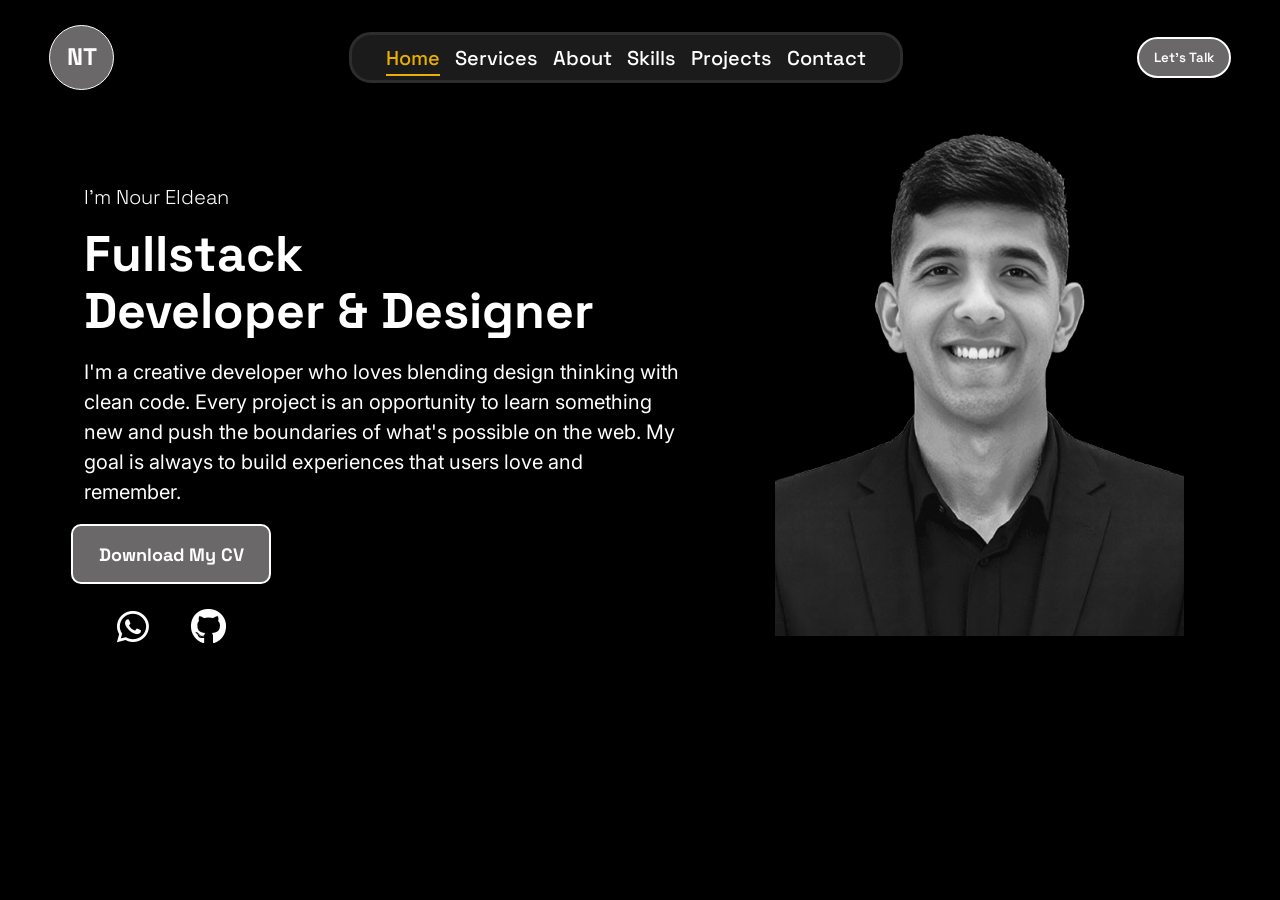
<file: index.html>
<!doctype html>
<html lang="en">
  <head>
    <meta charset="UTF-8" />
    <meta name="viewport" content="width=device-width, initial-scale=1.0" />
    <meta name="author" content="Nour Eldean" />
    <meta
      name="keywords"
      content="Portfolio, Full Stack Developer, Web Developer, UI UX"
    />
    <meta
      name="description"
      content="My personal portfolio showcasing my full-stack development projects, skills, and professional journey."
    />
    <title>Portfolio | Nour Eldean Tamer</title>
    <link
      rel="preload"
      href="https://cdnjs.cloudflare.com/ajax/libs/font-awesome/6.7.2/css/all.min.css"
      as="style"
      onload="
        this.onload = null;
        this.rel = 'stylesheet';
      "
    />
    <link rel="preconnect" href="https://cdnjs.cloudflare.com" />
    <link rel="dns-prefetch" href="https://cdnjs.cloudflare.com" />
    <noscript>
      <link
        rel="stylesheet"
        href="https://cdnjs.cloudflare.com/ajax/libs/font-awesome/6.7.2/css/all.min.css"
      />
    </noscript>
    <link rel="stylesheet" href="main-min.css" />
    <!-- Google Fonts - Poppins + Inter -->
    <link rel="preconnect" href="https://fonts.googleapis.com" />
    <link rel="preconnect" href="https://fonts.gstatic.com" crossorigin />
    <link
      href="https://fonts.googleapis.com/css2?family=Inter:wght@300;400;500;600;700&family=Space+Grotesk:wght@400;500;600;700&display=swap"
      rel="stylesheet"
    />
  </head>
  <body>
    <canvas id="starsCanvas"></canvas>

    <main>
      <header>
        <div class="logo">NT</div>
        <button type="button" class="hamburger-menu" id="hamburgerMenu">
          <span class="bar"></span>
          <span class="bar"></span>
          <span class="bar"></span>
        </button>
        <nav id="navbar">
          <ul class="nav">
            <li class="nav-home active"><a href="index.html">Home</a></li>
            <li class="nav-services"><a href="services.html">Services</a></li>
            <li class="nav-about"><a href="about.html">About</a></li>
            <li class="nav-skills"><a href="skills.html">Skills</a></li>
            <li class="nav-projects"><a href="projects.html">Projects</a></li>
            <li class="nav-contact"><a href="contact.html">Contact</a></li>
          </ul>
        </nav>
        <button type="button" class="let-talk">Let's Talk</button>
      </header>
      <section class="hero-home">
        <div class="main-content">
          <h3 class="name">I'm Nour Eldean</h3>
          <h1 class="job">
            Fullstack <br />
            Developer & Designer
          </h1>
          <p class="hero-description">
            I'm a creative developer who loves blending design thinking with
            clean code. Every project is an opportunity to learn something new
            and push the boundaries of what's possible on the web. My goal is
            always to build experiences that users love and remember.
          </p>
        </div>
        <img
          src="assets/media/MyPhoto.png"
          alt="Portrait of Nour Eldean"
          fetchpriority="high"
          loading="eager"
          width="409"
          height="546"
        />
      </section>
      <button class="cv">Download My CV</button>
      <div class="social-icons">
        <i class="fa-brands fa-whatsapp"></i>
        <i class="fa-brands fa-github"></i>
      </div>
    </main>
    <script src="script-min.js"></script>
  </body>
</html>
</file>
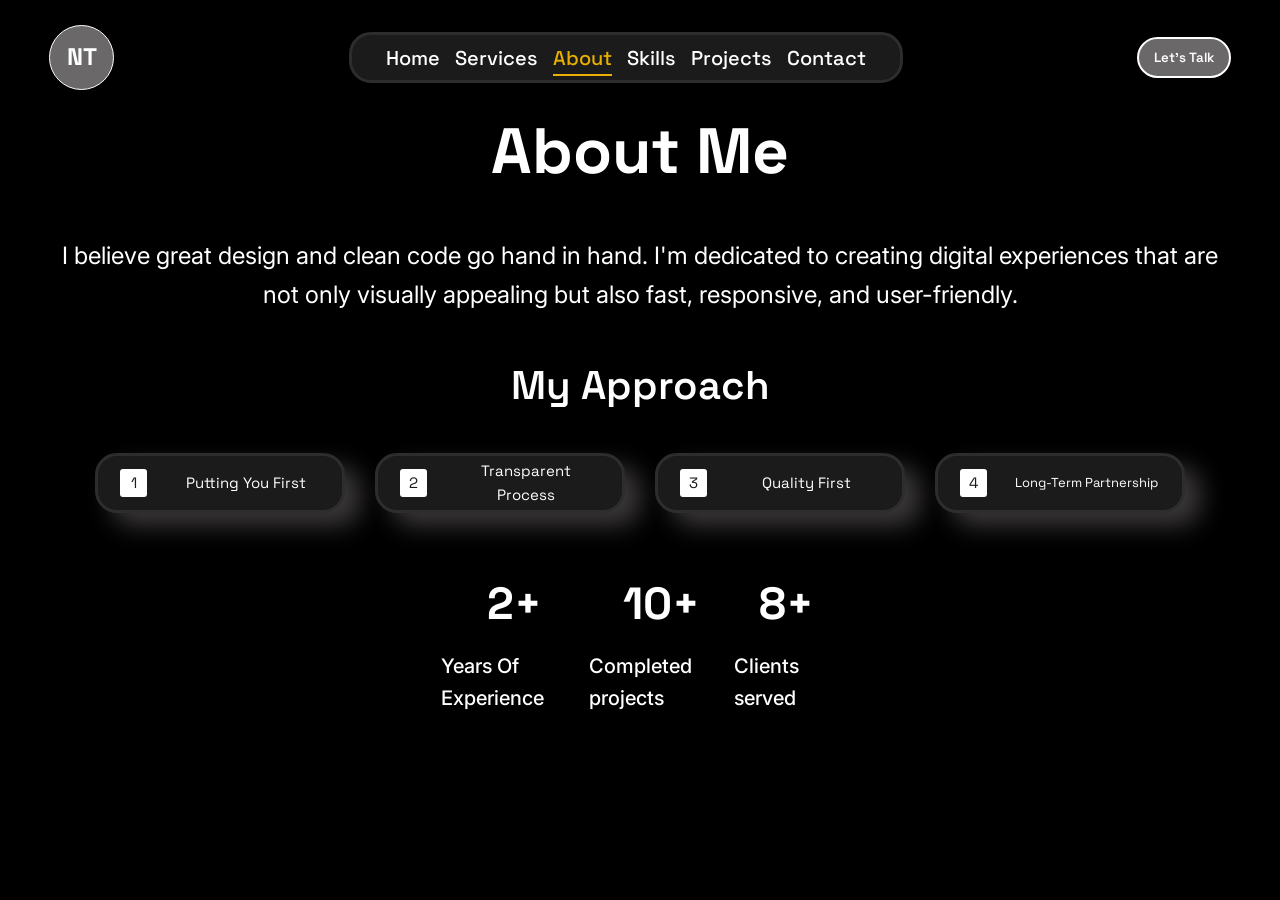
<file: about.html>
<!doctype html>
<html lang="en">
  <head>
    <meta charset="UTF-8" />
    <meta name="viewport" content="width=device-width, initial-scale=1.0" />
    <meta name="author" content="Nour Eldean" />
    <meta
      name="keywords"
      content="Portfolio, Full Stack Developer, Web Developer, UI UX"
    />
    <meta
      name="description"
      content="My personal portfolio showcasing my full-stack development projects, skills, and professional journey."
    />
    <title>About | Nour Eldean</title>
    <link rel="stylesheet" href="main-min.css" />
    <!-- Google Fonts - Poppins + Inter -->
    <link rel="preconnect" href="https://fonts.googleapis.com" />
    <link rel="preconnect" href="https://fonts.gstatic.com" crossorigin />
    <link
      href="https://fonts.googleapis.com/css2?family=Inter:wght@300;400;500;600;700&family=Space+Grotesk:wght@400;500;600;700&display=swap"
      rel="stylesheet"
    />
  </head>
  <body>
    <canvas id="starsCanvas"></canvas>

    <header>
      <div class="logo">NT</div>
      <button type="button" class="hamburger-menu" id="hamburgerMenu">
        <span class="bar"></span>
        <span class="bar"></span>
        <span class="bar"></span>
      </button>
      <nav id="navbar">
        <ul class="nav">
          <li class="nav-home"><a href="index.html">Home</a></li>
          <li class="nav-services"><a href="services.html">Services</a></li>
          <li class="nav-about active"><a href="about.html">About</a></li>
          <li class="nav-skills"><a href="skills.html">Skills</a></li>
          <li class="nav-projects"><a href="projects.html">Projects</a></li>
          <li class="nav-contact"><a href="contact.html">Contact</a></li>
        </ul>
      </nav>
      <button type="button" class="let-talk">Let's Talk</button>
    </header>
    <section class="title-about">
      <div class="page-title">About Me</div>
      <p class="section-description">
        I believe great design and clean code go hand in hand. I'm dedicated to
        creating digital experiences that are not only visually appealing but
        also fast, responsive, and user-friendly.
      </p>
      <p class="section-subtitle">My Approach</p>
    </section>
    <section class="approach-section">
      <div class="approach-card">
        <div class="num">1</div>
        <div class="description1">Putting You First</div>
      </div>
      <div class="approach-card">
        <div class="num">2</div>
        <div class="description">Transparent Process</div>
      </div>
      <div class="approach-card">
        <div class="num">3</div>
        <div class="description3">Quality First</div>
      </div>
      <div class="approach-card">
        <div class="num">4</div>
        <div class="description long">Long-Term Partnership</div>
      </div>
    </section>
    <section class="stats">
      <div class="stat-card">
        <div class="numbers">03+</div>
        <div class="desc">Years Of Experience</div>
      </div>
      <div class="stat-card">
        <div class="numbers">15+</div>
        <div class="desc">Completed projects</div>
      </div>
      <div class="stat-card">
        <div class="numbers">11+</div>
        <div class="desc">Clients served</div>
      </div>
    </section>
    <script src="script-min.js"></script>
  </body>
</html>
</file>
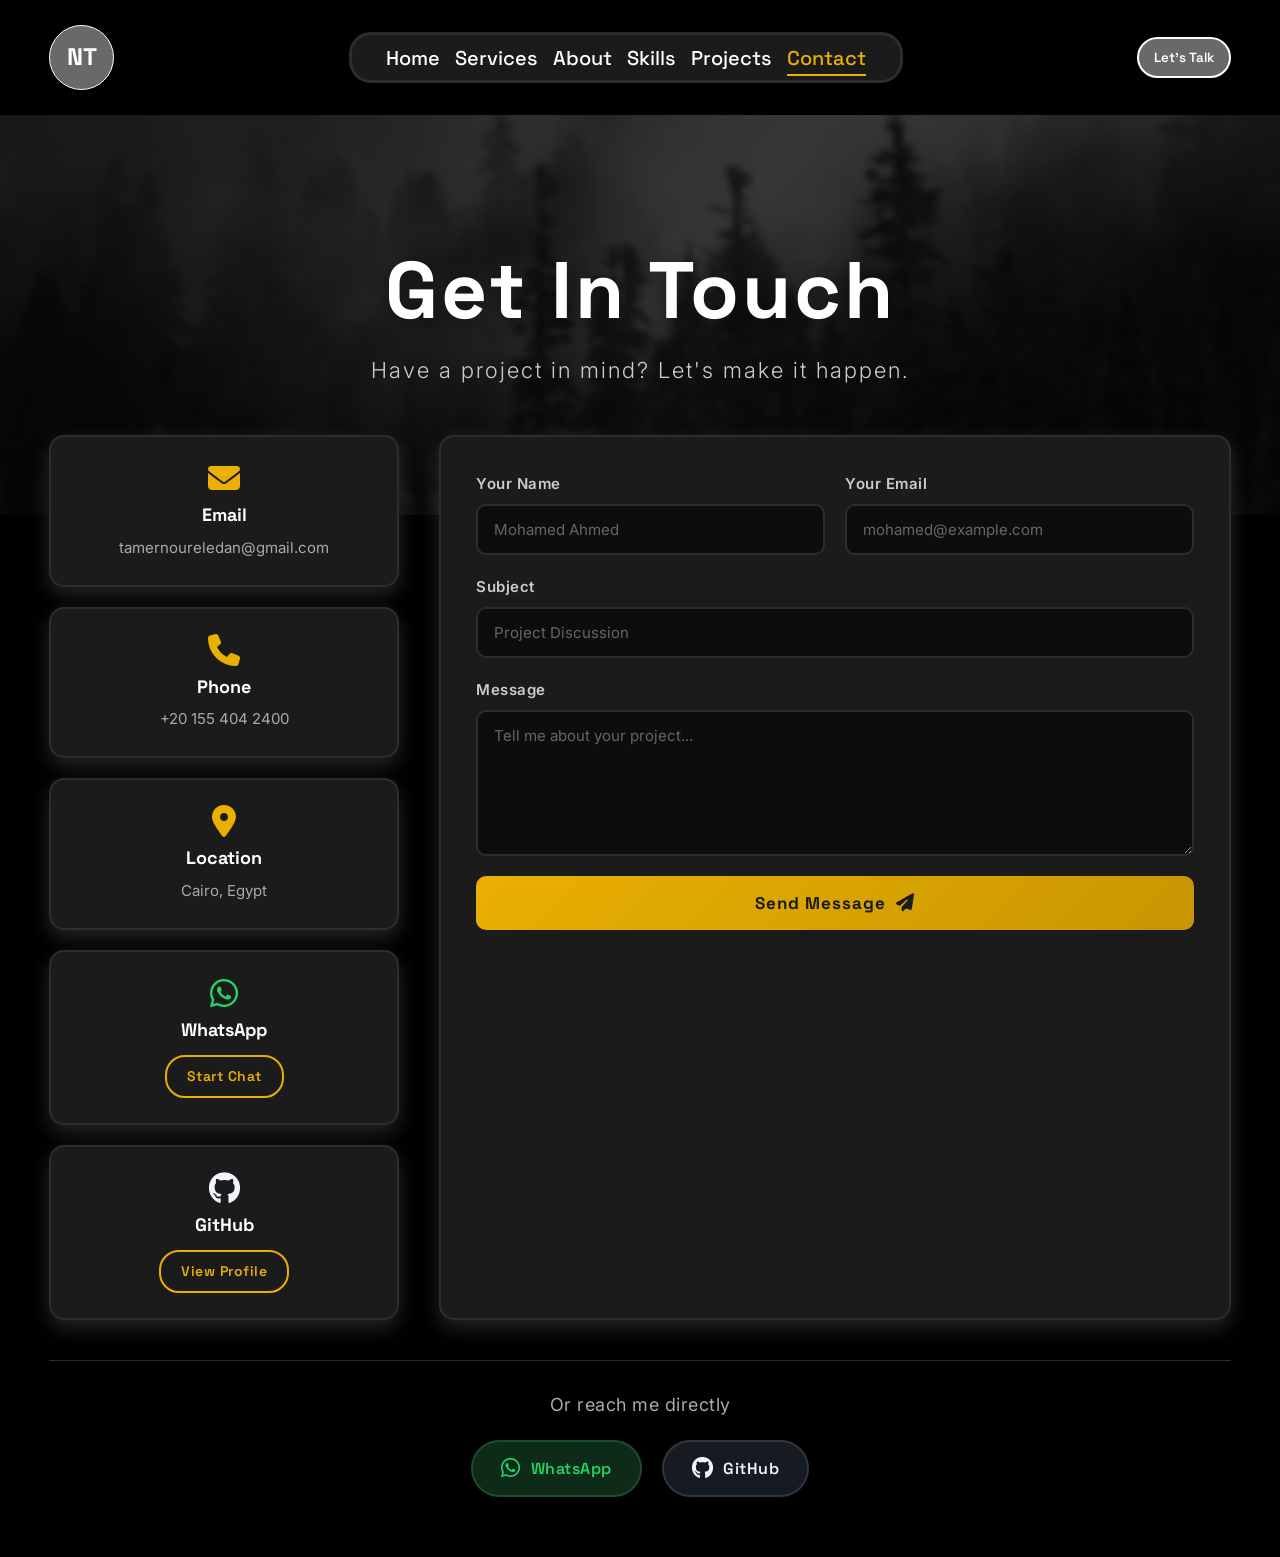
<file: contact.html>
<!doctype html>
<html lang="en">
  <head>
    <meta charset="UTF-8" />
    <meta name="viewport" content="width=device-width, initial-scale=1.0" />
    <meta name="author" content="Nour Eldean" />
    <meta
      name="keywords"
      content="Portfolio, Full Stack Developer, Web Developer, UI UX"
    />
    <meta
      name="description"
      content="My personal portfolio showcasing my full-stack development projects, skills, and professional journey."
    />
    <title>Contact | Nour Eldean</title>
    <link rel="stylesheet" href="main-min.css" />
    <link
      rel="preload"
      href="https://cdnjs.cloudflare.com/ajax/libs/font-awesome/6.7.2/css/all.min.css"
      as="style"
      onload="
        this.onload = null;
        this.rel = 'stylesheet';
      "
    />
    <link rel="preconnect" href="https://cdnjs.cloudflare.com" />
    <link rel="dns-prefetch" href="https://cdnjs.cloudflare.com" />
    <noscript>
      <link
        rel="stylesheet"
        href="https://cdnjs.cloudflare.com/ajax/libs/font-awesome/6.7.2/css/all.min.css"
      />
    </noscript>
    <!-- Google Fonts - Poppins + Inter -->
    <link rel="preconnect" href="https://fonts.googleapis.com" />
    <link rel="preconnect" href="https://fonts.gstatic.com" crossorigin />
    <link
      href="https://fonts.googleapis.com/css2?family=Inter:wght@300;400;500;600;700&family=Space+Grotesk:wght@400;500;600;700&display=swap"
      rel="stylesheet"
    />
  </head>
  <body>
    <header>
      <div class="logo">NT</div>

      <button type="button" class="hamburger-menu" id="hamburgerMenu">
        <span class="bar"></span>
        <span class="bar"></span>
        <span class="bar"></span>
      </button>

      <nav id="navbar">
        <ul class="nav">
          <li class="nav-home"><a href="index.html">Home</a></li>
          <li class="nav-services"><a href="services.html">Services</a></li>
          <li class="nav-about"><a href="about.html">About</a></li>
          <li class="nav-skills"><a href="skills.html">Skills</a></li>
          <li class="nav-projects"><a href="projects.html">Projects</a></li>
          <li class="nav-contact active"><a href="contact.html">Contact</a></li>
        </ul>
      </nav>

      <button type="button" class="let-talk">Let's Talk</button>
    </header>

    <!-- ====== HERO SECTION ====== -->
    <section class="contact-hero">
      <div class="contact-hero-image">
        <img src="assets/media/contact.png" alt="Contact Background" />
        <div class="contact-hero-overlay"></div>
      </div>
      <div class="contact-hero-content">
        <h1 class="contact-hero-title">Get In Touch</h1>
        <p class="contact-hero-subtitle">
          Have a project in mind? Let's make it happen.
        </p>
      </div>
    </section>

    <!-- ====== CONTACT FORM SECTION ====== -->
    <section class="contact-form-section">
      <div class="contact-container">
        <div class="contact-info">
          <div class="contact-info-card">
            <i class="fa-solid fa-envelope"></i>
            <h3>Email</h3>
            <p>tamernoureledan@gmail.com</p>
          </div>
          <div class="contact-info-card">
            <i class="fa-solid fa-phone"></i>
            <h3>Phone</h3>
            <p>+20 155 404 2400</p>
          </div>
          <div class="contact-info-card">
            <i class="fa-solid fa-location-dot"></i>
            <h3>Location</h3>
            <p>Cairo, Egypt</p>
          </div>
          <div class="contact-info-card social-card">
            <i class="fa-brands fa-whatsapp"></i>
            <h3>WhatsApp</h3>
            <a
              href="https://wa.me/201554042400"
              target="_blank"
              class="social-link"
              >Start Chat</a
            >
          </div>

          <div class="contact-info-card social-card">
            <i class="fa-brands fa-github"></i>
            <h3>GitHub</h3>
            <a
              href="https://github.com/5NOUR"
              target="_blank"
              class="social-link"
              >View Profile</a
            >
          </div>
        </div>

        <form class="contact-form">
          <div class="form-row">
            <div class="form-group">
              <label for="name">Your Name</label>
              <input
                type="text"
                id="name"
                placeholder="Mohamed Ahmed"
                required
              />
            </div>
            <div class="form-group">
              <label for="email">Your Email</label>
              <input
                type="email"
                id="email"
                placeholder="mohamed@example.com"
                required
              />
            </div>
          </div>
          <div class="form-group">
            <label for="subject">Subject</label>
            <input
              type="text"
              id="subject"
              placeholder="Project Discussion"
              required
            />
          </div>
          <div class="form-group">
            <label for="message">Message</label>
            <textarea
              id="message"
              rows="6"
              placeholder="Tell me about your project..."
              required
            ></textarea>
          </div>
          <button type="submit" class="submit-btn">
            <span>Send Message</span>
            <i class="fa-solid fa-paper-plane"></i>
          </button>
        </form>
      </div>
      <!-- ====== SOCIAL QUICK LINKS ====== -->
      <div class="social-quick-links">
        <p class="social-quick-title">Or reach me directly</p>
        <div class="social-quick-icons">
          <a
            href="https://wa.me/201554042400"
            target="_blank"
            class="quick-icon whatsapp-icon"
          >
            <i class="fa-brands fa-whatsapp"></i>
            <span>WhatsApp</span>
          </a>
          <a
            href="https://github.com/5NOUR"
            target="_blank"
            class="quick-icon github-icon"
          >
            <i class="fa-brands fa-github"></i>
            <span>GitHub</span>
          </a>
        </div>
      </div>
    </section>

    <script src="script-min.js"></script>
  </body>
</html>
</file>
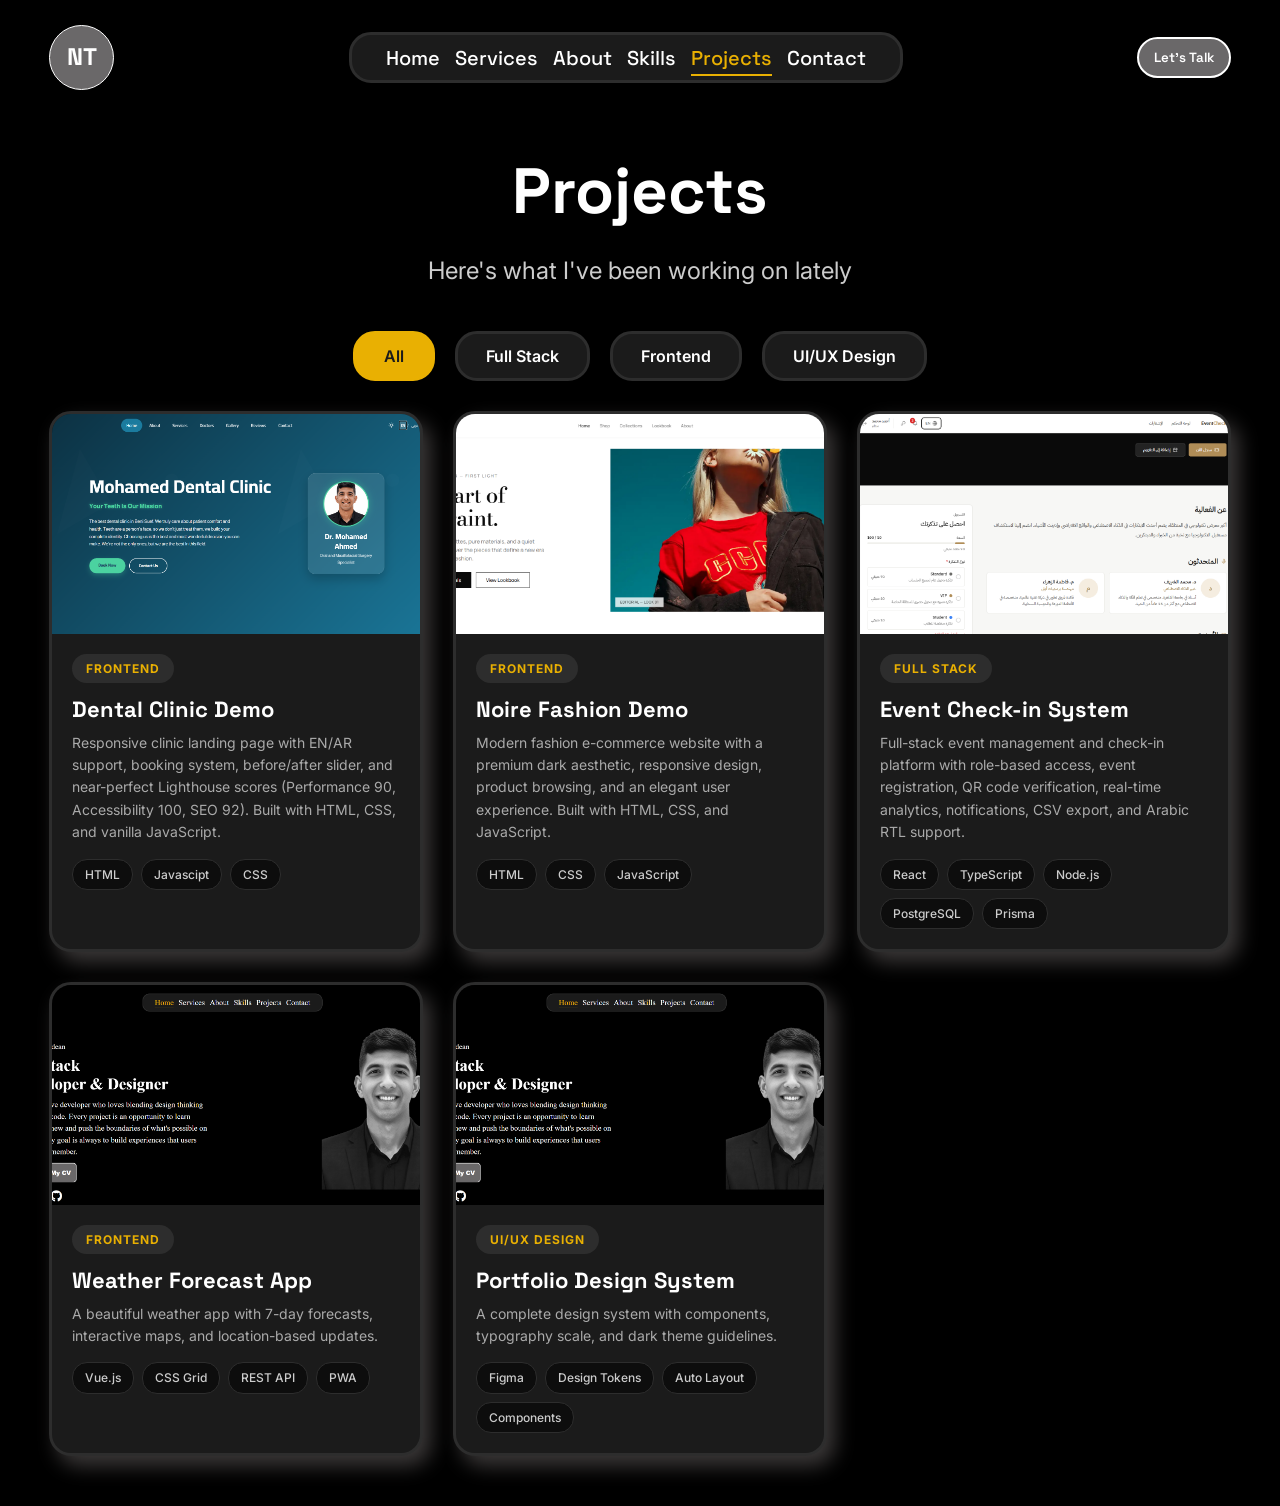
<file: projects.html>
<!doctype html>
<html lang="en">
  <head>
    <meta charset="UTF-8" />
    <meta name="viewport" content="width=device-width, initial-scale=1.0" />
    <meta name="author" content="Nour Eldean" />
    <meta
      name="keywords"
      content="Portfolio, Full Stack Developer, Web Developer, UI UX"
    />
    <meta
      name="description"
      content="My personal portfolio showcasing my full-stack development projects, skills, and professional journey."
    />
    <title>Projects | Nour Eldean</title>
    <link
      rel="preload"
      href="https://cdnjs.cloudflare.com/ajax/libs/font-awesome/6.7.2/css/all.min.css"
      as="style"
      onload="
        this.onload = null;
        this.rel = 'stylesheet';
      "
    />
    <link rel="preconnect" href="https://cdnjs.cloudflare.com" />
    <link rel="dns-prefetch" href="https://cdnjs.cloudflare.com" />
    <link rel="preconnect" href="https://cdnjs.cloudflare.com" />
    <link rel="dns-prefetch" href="https://cdnjs.cloudflare.com" />
    <noscript>
      <link
        rel="stylesheet"
        href="https://cdnjs.cloudflare.com/ajax/libs/font-awesome/6.7.2/css/all.min.css"
      />
    </noscript>
    <link rel="stylesheet" href="main-min.css" />
    <!-- Google Fonts - Poppins + Inter -->
    <link rel="preconnect" href="https://fonts.googleapis.com" />
    <link rel="preconnect" href="https://fonts.gstatic.com" crossorigin />
    <link
      href="https://fonts.googleapis.com/css2?family=Inter:wght@300;400;500;600;700&family=Space+Grotesk:wght@400;500;600;700&display=swap"
      rel="stylesheet"
    />
  </head>
  <body>
    <canvas id="starsCanvas"></canvas>

    <header>
      <div class="logo">NT</div>

      <button type="button" class="hamburger-menu" id="hamburgerMenu">
        <span class="bar"></span>
        <span class="bar"></span>
        <span class="bar"></span>
      </button>

      <nav id="navbar">
        <ul class="nav">
          <li class="nav-home"><a href="index.html">Home</a></li>
          <li class="nav-services"><a href="services.html">Services</a></li>
          <li class="nav-about"><a href="about.html">About</a></li>
          <li class="nav-skills"><a href="skills.html">Skills</a></li>
          <li class="nav-projects active">
            <a href="projects.html">Projects</a>
          </li>
          <li class="nav-contact"><a href="contact.html">Contact</a></li>
        </ul>
      </nav>

      <button type="button" class="let-talk">Let's Talk</button>
    </header>

    <!-- ====== PAGE TITLE ====== -->
    <section class="title-projects">
      <div class="page-title">Projects</div>
      <p class="section-description">Here's what I've been working on lately</p>
    </section>

    <!-- ====== FILTER BUTTONS ====== -->
    <section class="filter-buttons">
      <button type="button" class="filter-btn active" data-filter="all">
        All
      </button>
      <button type="button" class="filter-btn" data-filter="fullstack">
        Full Stack
      </button>
      <button type="button" class="filter-btn" data-filter="frontend">
        Frontend
      </button>
      <button type="button" class="filter-btn" data-filter="uiux">
        UI/UX Design
      </button>
    </section>

    <!-- ====== PROJECTS GRID ====== -->
    <section class="projects-grid">
      <!-- Project Card 2 -->
      <div class="project-card" data-category="frontend">
        <div class="project-image">
          <img src="assets/media/dental-clinic.png" alt="Dashboard Project" />
          <div class="project-overlay">
            <div class="project-links">
              <a href="https://5nour.github.io/Dental_Clinic-Demo/" target="_blank" class="project-link">
                <i class="fa-solid fa-arrow-up-right-from-square"></i> Live Demo
              </a>
              <a href="https://github.com/5Nour/Dental_Clinic-Demo" target="_blank" class="project-link">
                <i class="fa-brands fa-github"></i> Source Code
              </a>
            </div>
          </div>
        </div>
        <div class="project-info">
          <span class="project-category">Frontend</span>
          <h3 class="project-title">Dental Clinic Demo</h3>
          <p class="project-description">
            Responsive clinic landing page with EN/AR support, booking system, before/after slider, and near-perfect Lighthouse scores (Performance 90, Accessibility 100, SEO 92). Built with HTML, CSS, and vanilla JavaScript.
          </p>
          <div class="project-tech">
            <span>HTML</span>
            <span>Javascipt</span>
            <span>CSS</span>
          </div>
        </div>
      </div>

      <!-- Project Card 3 -->
      <div class="project-card" data-category="frontend">
        <div class="project-image">
          <img src="assets/media/noire-fashion.png" alt="Noire Fashion Demo" />
      
          <div class="project-overlay">
            <div class="project-links">
              <a
                href="https://noire-fashion-demo.vercel.app/"
                target="_blank"
                class="project-link"
              >
                <i class="fa-solid fa-arrow-up-right-from-square"></i> Live Demo
              </a>
      
              <a
                href="https://github.com/5NOUR/noire-fashion-demo"
                target="_blank"
                class="project-link"
              >
                <i class="fa-brands fa-github"></i> Source Code
              </a>
            </div>
          </div>
        </div>
      
        <div class="project-info">
          <span class="project-category">Frontend</span>
      
          <h3 class="project-title">Noire Fashion Demo</h3>
      
          <p class="project-description">
            Modern fashion e-commerce website with a premium dark aesthetic,
            responsive design, product browsing, and an elegant user experience.
            Built with HTML, CSS, and JavaScript.
          </p>
      
          <div class="project-tech">
            <span>HTML</span>
            <span>CSS</span>
            <span>JavaScript</span>
          </div>
        </div>
      </div>
      <!-- Project Card 4 -->
    <div class="project-card" data-category="fullstack">
      <div class="project-image">
        <img
          src="assets/media/event-checkin-system.png"
          alt="Event Check-in System"
        />
    
        <div class="project-overlay">
          <div class="project-links">
            <a
              href="https://event-checkin-system-orcin.vercel.app"
              target="_blank"
              class="project-link"
            >
              <i class="fa-solid fa-arrow-up-right-from-square"></i> Live Demo
            </a>
    
            <a
              href="https://github.com/5NOUR/event-checkin-system"
              target="_blank"
              class="project-link"
            >
              <i class="fa-brands fa-github"></i> Source Code
            </a>
          </div>
        </div>
      </div>
    
      <div class="project-info">
        <span class="project-category">Full Stack</span>
    
        <h3 class="project-title">Event Check-in System</h3>
    
        <p class="project-description">
          Full-stack event management and check-in platform with role-based
          access, event registration, QR code verification, real-time analytics,
          notifications, CSV export, and Arabic RTL support.
        </p>
    
        <div class="project-tech">
          <span>React</span>
          <span>TypeScript</span>
          <span>Node.js</span>
          <span>PostgreSQL</span>
          <span>Prisma</span>
        </div>
      </div>
    </div>
      <!-- Project Card 5 -->
      <div class="project-card" data-category="frontend">
        <div class="project-image">
          <img src="assets/media/project.png" alt="Weather App" />
          <div class="project-overlay">
            <div class="project-links">
              <a href="#" target="_blank" class="project-link">
                <i class="fa-solid fa-arrow-up-right-from-square"></i> Live Demo
              </a>
              <a href="#" target="_blank" class="project-link">
                <i class="fa-brands fa-github"></i> Source Code
              </a>
            </div>
          </div>
        </div>
        <div class="project-info">
          <span class="project-category">Frontend</span>
          <h3 class="project-title">Weather Forecast App</h3>
          <p class="project-description">
            A beautiful weather app with 7-day forecasts, interactive maps, and
            location-based updates.
          </p>
          <div class="project-tech">
            <span>Vue.js</span>
            <span>CSS Grid</span>
            <span>REST API</span>
            <span>PWA</span>
          </div>
        </div>
      </div>

      <!-- Project Card 6 -->
      <div class="project-card" data-category="uiux">
        <div class="project-image">
          <img src="assets/media/project.png" alt="Portfolio Design" />
          <div class="project-overlay">
            <div class="project-links">
              <a href="#" target="_blank" class="project-link">
                <i class="fa-brands fa-figma"></i> Figma File
              </a>
              <a href="#" target="_blank" class="project-link">
                <i class="fa-solid fa-arrow-up-right-from-square"></i> Case
                Study
              </a>
            </div>
          </div>
        </div>
        <div class="project-info">
          <span class="project-category">UI/UX Design</span>
          <h3 class="project-title">Portfolio Design System</h3>
          <p class="project-description">
            A complete design system with components, typography scale, and dark
            theme guidelines.
          </p>
          <div class="project-tech">
            <span>Figma</span>
            <span>Design Tokens</span>
            <span>Auto Layout</span>
            <span>Components</span>
          </div>
        </div>
      </div>
    </section>

    <!-- ====== NO PROJECTS MESSAGE ====== -->
    <div class="no-projects-message" id="noProjectsMessage">
      <i class="fa-solid fa-folder-open"></i>
      <p>No projects found in this category</p>
    </div>

    <script src="script-min.js"></script>
  </body>
</html>
</file>
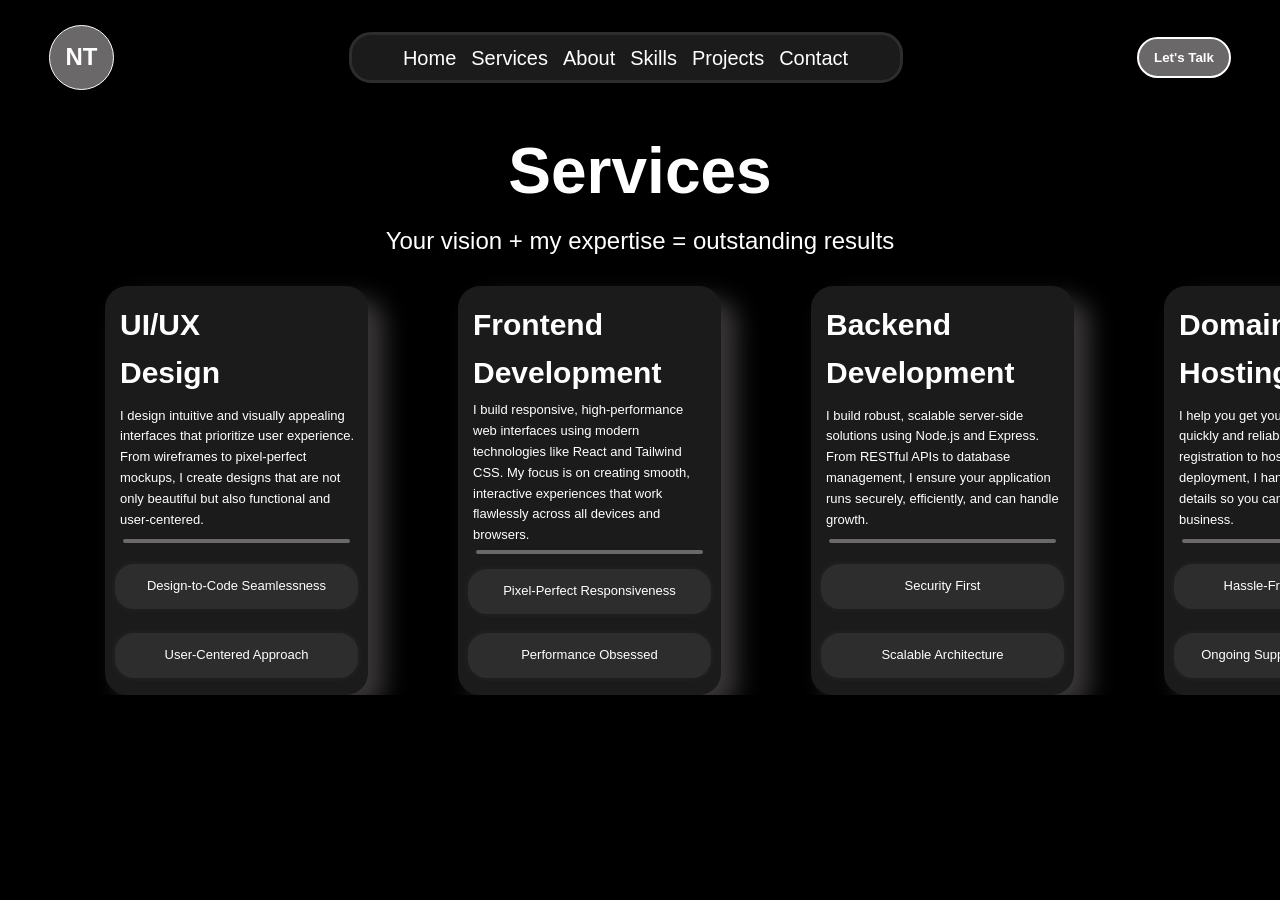
<file: Services.html>
<!doctype html>
<html lang="en">
  <head>
    <meta charset="UTF-8" />
    <meta name="viewport" content="width=device-width, initial-scale=1.0" />
    <meta name="author" content="Nour Eldean" />
    <meta
      name="keywords"
      content="Portfolio, Full Stack Developer, Web Developer, UI UX"
    />
    <meta
      name="description"
      content="My personal portfolio showcasing my full-stack development projects, skills, and professional journey."
    />
    <title>Services | Nour Eldean</title>
    <link rel="stylesheet" href="main.css" />
  </head>
  <body>
    <header>
      <div class="logo">NT</div>
      <!-- زر الهامبرجر - هيظهر في الموبايل فقط -->
      <button type="button" class="hamburger-menu" id="hamburgerMenu">
        <span class="bar"></span>
        <span class="bar"></span>
        <span class="bar"></span>
      </button>
      <nav id="navbar">
        <ul class="nav">
          <li class="nav-home"><a href="index.html">Home</a></li>
          <li class="nav-services active">
            <a href="services.html">Services</a>
          </li>
          <li class="nav-about"><a href="about.html">About</a></li>
          <li class="nav-skills"><a href="skills.html">Skills</a></li>
          <li class="nav-projects"><a href="projects.html">Projects</a></li>
          <li class="nav-contact"><a href="contact.html">Contact</a></li>
        </ul>
      </nav>
      <button type="button" class="let-talk">Let's Talk</button>
    </header>
    <section class="title-serv">
      <div class="page-title">Services</div>
      <p class="section-description">
        Your vision + my expertise = outstanding results
      </p>
    </section>
    <section class="cards">
      <div class="card">
        <div class="service-title">UI/UX<br />Design</div>
        <p class="service-description">
          I design intuitive and visually appealing interfaces that prioritize
          user experience. From wireframes to pixel-perfect mockups, I create
          designs that are not only beautiful but also functional and
          user-centered.
        </p>
        <hr class="services" />
        <div class="min-card">Design-to-Code Seamlessness</div>
        <div class="min-card">User-Centered Approach</div>
      </div>
      <div class="card">
        <div class="service-title">Frontend<br />Development</div>
        <p class="service-description">
          I build responsive, high-performance web interfaces using modern
          technologies like React and Tailwind CSS. My focus is on creating
          smooth, interactive experiences that work flawlessly across all
          devices and browsers.
        </p>
        <hr class="services" />
        <div class="min-card">Pixel-Perfect Responsiveness</div>
        <div class="min-card">Performance Obsessed</div>
      </div>
      <div class="card">
        <div class="service-title">Backend<br />Development</div>
        <p class="service-description">
          I build robust, scalable server-side solutions using Node.js and
          Express. From RESTful APIs to database management, I ensure your
          application runs securely, efficiently, and can handle growth.
        </p>
        <hr class="services" />
        <div class="min-card">Security First</div>
        <div class="min-card">Scalable Architecture</div>
      </div>
      <div class="card">
        <div class="service-title">Domain &<br />Hosting Services</div>
        <p class="service-description">
          I help you get your website online quickly and reliably. From domain
          registration to hosting setup and deployment, I handle all the
          technical details so you can focus on your business.
        </p>
        <hr class="services" />
        <div class="min-card">Hassle-Free Deployment</div>
        <div class="min-card">Ongoing Support & Maintenance</div>
      </div>
    </section>
    <div class="overlay" id="overlay"></div>
    <script src="script.js"></script>
  </body>
</html>
</file>
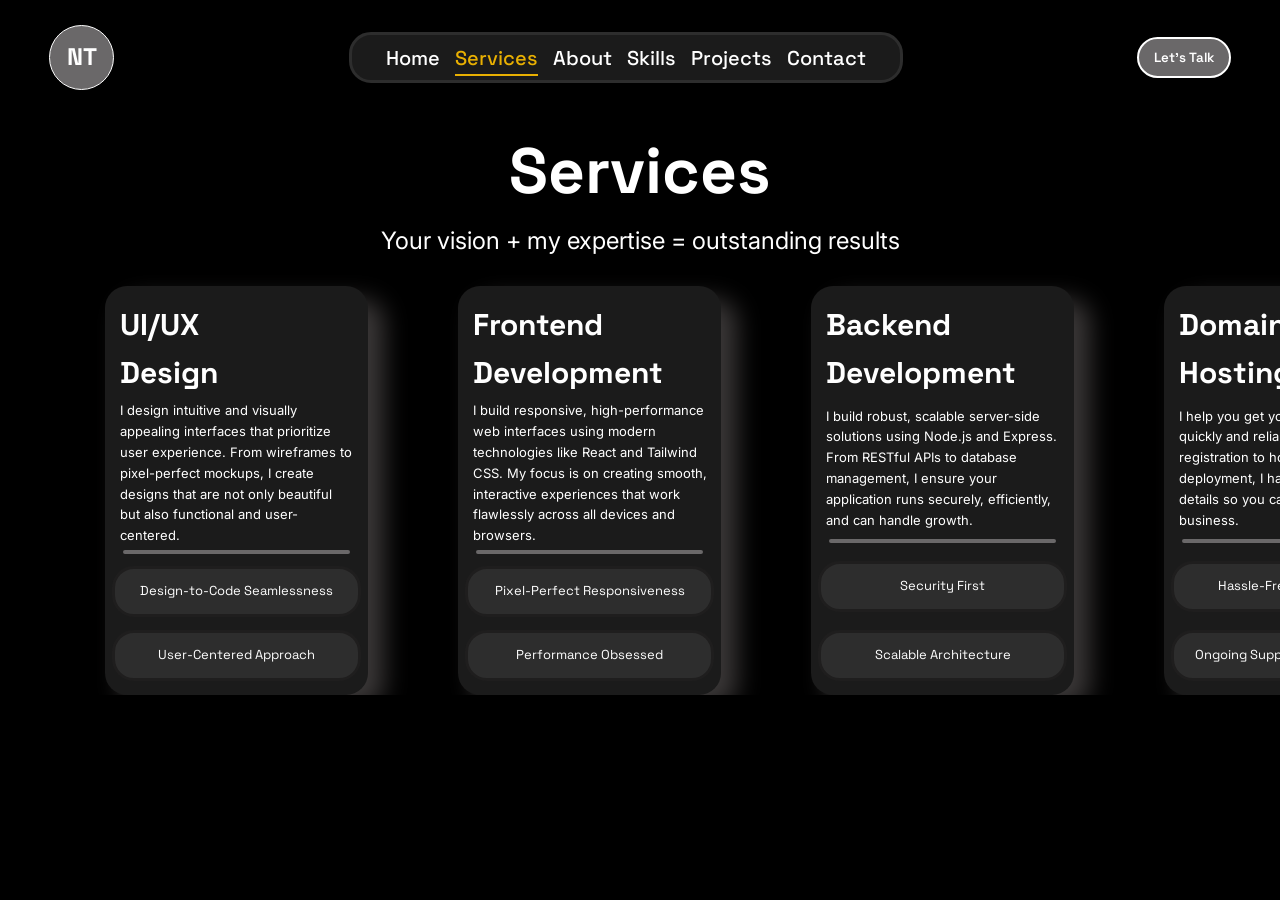
<file: services.html>
<!doctype html>
<html lang="en">
  <head>
    <meta charset="UTF-8" />
    <meta name="viewport" content="width=device-width, initial-scale=1.0" />
    <meta name="author" content="Nour Eldean" />
    <meta
      name="keywords"
      content="Portfolio, Full Stack Developer, Web Developer, UI UX"
    />
    <meta
      name="description"
      content="My personal portfolio showcasing my full-stack development projects, skills, and professional journey."
    />
    <title>Services | Nour Eldean</title>
    <link rel="stylesheet" href="main-min.css" />
    <!-- Google Fonts - Poppins + Inter -->
    <link rel="preconnect" href="https://fonts.googleapis.com" />
    <link rel="preconnect" href="https://fonts.gstatic.com" crossorigin />
    <link
      href="https://fonts.googleapis.com/css2?family=Inter:wght@300;400;500;600;700&family=Space+Grotesk:wght@400;500;600;700&display=swap"
      rel="stylesheet"
    />
  </head>
  <body>
    <canvas id="starsCanvas"></canvas>

    <header>
      <div class="logo">NT</div>

      <button type="button" class="hamburger-menu" id="hamburgerMenu">
        <span class="bar"></span>
        <span class="bar"></span>
        <span class="bar"></span>
      </button>
      <nav id="navbar">
        <ul class="nav">
          <li class="nav-home"><a href="index.html">Home</a></li>
          <li class="nav-services active">
            <a href="services.html">Services</a>
          </li>
          <li class="nav-about"><a href="about.html">About</a></li>
          <li class="nav-skills"><a href="skills.html">Skills</a></li>
          <li class="nav-projects"><a href="projects.html">Projects</a></li>
          <li class="nav-contact"><a href="contact.html">Contact</a></li>
        </ul>
      </nav>
      <button type="button" class="let-talk">Let's Talk</button>
    </header>
    <section class="title-serv">
      <div class="page-title">Services</div>
      <p class="section-description">
        Your vision + my expertise = outstanding results
      </p>
    </section>
    <section class="cards">
      <div class="card">
        <div class="service-title">UI/UX<br />Design</div>
        <p class="service-description">
          I design intuitive and visually appealing interfaces that prioritize
          user experience. From wireframes to pixel-perfect mockups, I create
          designs that are not only beautiful but also functional and
          user-centered.
        </p>
        <hr class="services" />
        <div class="min-card">Design-to-Code Seamlessness</div>
        <div class="min-card">User-Centered Approach</div>
      </div>
      <div class="card">
        <div class="service-title">Frontend<br />Development</div>
        <p class="service-description">
          I build responsive, high-performance web interfaces using modern
          technologies like React and Tailwind CSS. My focus is on creating
          smooth, interactive experiences that work flawlessly across all
          devices and browsers.
        </p>
        <hr class="services" />
        <div class="min-card">Pixel-Perfect Responsiveness</div>
        <div class="min-card">Performance Obsessed</div>
      </div>
      <div class="card">
        <div class="service-title">Backend<br />Development</div>
        <p class="service-description">
          I build robust, scalable server-side solutions using Node.js and
          Express. From RESTful APIs to database management, I ensure your
          application runs securely, efficiently, and can handle growth.
        </p>
        <hr class="services" />
        <div class="min-card">Security First</div>
        <div class="min-card">Scalable Architecture</div>
      </div>
      <div class="card">
        <div class="service-title">Domain &<br />Hosting Services</div>
        <p class="service-description">
          I help you get your website online quickly and reliably. From domain
          registration to hosting setup and deployment, I handle all the
          technical details so you can focus on your business.
        </p>
        <hr class="services" />
        <div class="min-card">Hassle-Free Deployment</div>
        <div class="min-card">Ongoing Support & Maintenance</div>
      </div>
    </section>
    <script src="script-min.js"></script>
  </body>
</html>
</file>
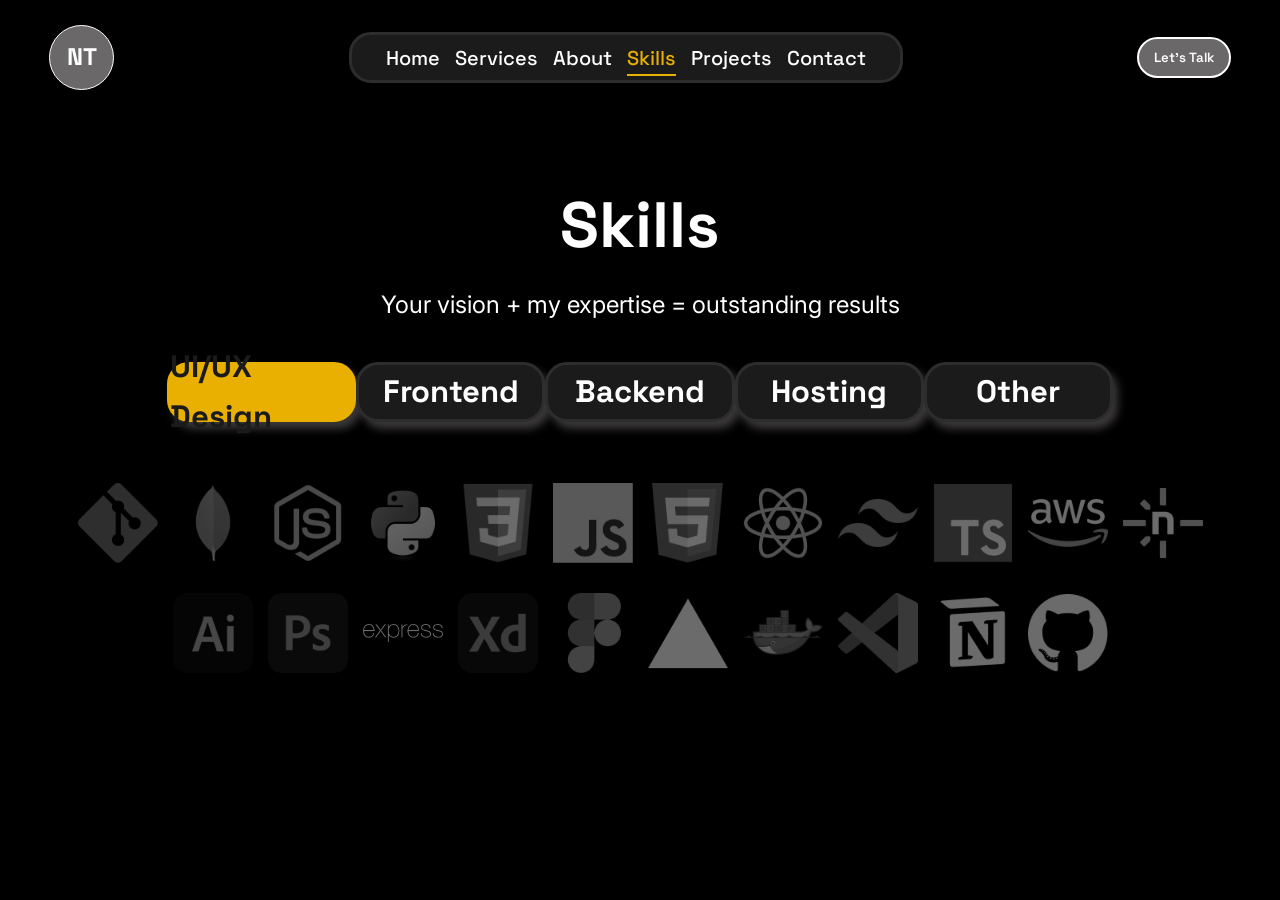
<file: skills.html>
<!doctype html>
<html lang="en">
  <head>
    <meta charset="UTF-8" />
    <meta name="viewport" content="width=device-width, initial-scale=1.0" />
    <meta name="author" content="Nour Eldean" />
    <meta
      name="keywords"
      content="Portfolio, Full Stack Developer, Web Developer, UI UX"
    />
    <meta
      name="description"
      content="My personal portfolio showcasing my full-stack development projects, skills, and professional journey."
    />
    <title>Skills | Nour Eldean</title>
    <link rel="stylesheet" href="main-min.css" />
    <!-- Google Fonts - Poppins + Inter -->
    <link rel="preconnect" href="https://fonts.googleapis.com" />
    <link rel="preconnect" href="https://fonts.gstatic.com" crossorigin />

    <link
      href="https://fonts.googleapis.com/css2?family=Inter:wght@300;400;500;600;700&family=Space+Grotesk:wght@400;500;600;700&display=swap"
      rel="stylesheet"
    />
  </head>
  <body>
    <canvas id="starsCanvas"></canvas>

    <header>
      <div class="logo">NT</div>

      <button type="button" class="hamburger-menu" id="hamburgerMenu">
        <span class="bar"></span>
        <span class="bar"></span>
        <span class="bar"></span>
      </button>
      <nav id="navbar">
        <ul class="nav">
          <li class="nav-home"><a href="index.html">Home</a></li>
          <li class="nav-services"><a href="services.html">Services</a></li>
          <li class="nav-about"><a href="about.html">About</a></li>
          <li class="nav-skills active"><a href="skills.html">Skills</a></li>
          <li class="nav-projects"><a href="projects.html">Projects</a></li>
          <li class="nav-contact"><a href="contact.html">Contact</a></li>
        </ul>
      </nav>
      <button type="button" class="let-talk">Let's Talk</button>
    </header>
    <section class="title-skill">
      <div class="page-title">Skills</div>
      <p class="section-description">
        Your vision + my expertise = outstanding results
      </p>
    </section>
    <section class="skills">
      <div class="skill-card active" data-filter="uiux">UI/UX Design</div>
      <div class="skill-card" data-filter="frontend">Frontend</div>
      <div class="skill-card" data-filter="backend">Backend</div>
      <div class="skill-card" data-filter="hosting">Hosting</div>
      <div class="skill-card" data-filter="other">Other</div>
    </section>
    <section class="icon-skill">
      <div class="icon-top">
        <img
          class="backend"
          src="assets/media/back2.png"
          alt="Git"
          data-category="backend"
        />
        <img
          class="backend"
          src="assets/media/back3.png"
          alt="MongoDB"
          data-category="backend"
        />
        <img
          class="backend"
          src="assets/media/back4.png"
          alt="Node.JS"
          data-category="backend"
        />
        <img
          class="backend"
          src="assets/media/back5.png"
          alt="Python"
          data-category="backend"
        />
        <img
          class="frontend"
          src="assets/media/front1.png"
          alt="CSS"
          data-category="frontend"
        />
        <img
          class="frontend"
          src="assets/media/front2.png"
          alt="JavaScript"
          data-category="frontend"
        />
        <img
          class="frontend"
          src="assets/media/front3.png"
          alt="HTML"
          data-category="frontend"
        />
        <img
          class="frontend"
          src="assets/media/front4.png"
          alt="React JS"
          data-category="frontend"
        />
        <img
          class="frontend"
          src="assets/media/front5.png"
          alt="TailWind"
          data-category="frontend"
        />
        <img
          class="frontend"
          src="assets/media/front6.png"
          alt="TypeScript"
          data-category="frontend"
        />
        <img
          class="host"
          src="assets/media/hos1.png"
          alt="AWS"
          data-category="hosting"
        />
        <img
          class="host"
          src="assets/media/host2.png"
          alt="Netlify"
          data-category="hosting"
        />
      </div>
      <div class="icon-but">
        <img
          class="ui"
          src="assets/media/ui1.png"
          alt="Illustrator"
          data-category="uiux"
        />
        <img
          class="ui"
          src="assets/media/ui2.png"
          alt="Photoshop"
          data-category="uiux"
        />
        <img
          class="backend"
          src="assets/media/back1.png"
          alt="API Express"
          data-category="backend"
        />
        <img
          class="ui"
          src="assets/media/ui3.png"
          alt="Adobe XD"
          data-category="uiux"
        />
        <img
          class="ui"
          src="assets/media/ui4.png"
          alt="Figma"
          data-category="uiux"
        />
        <img
          class="host"
          src="assets/media/host3.png"
          alt="Vercel"
          data-category="hosting"
        />
        <img
          class="host"
          src="assets/media/host4.png"
          alt="Docer"
          data-category="hosting"
        />
        <img
          class="other"
          src="assets/media/other1.png"
          alt="VS-Code"
          data-category="other"
        />
        <img
          class="other"
          src="assets/media/other2.png"
          alt="Notion"
          data-category="other"
        />
        <img
          class="other"
          src="assets/media/other3.png"
          alt="Git Hub"
          data-category="other"
        />
      </div>
    </section>
    <script src="script-min.js"></script>
  </body>
</html>
</file>
<file: main-min.css>
:root{--font-heading:"Space Grotesk", sans-serif;--font-body:"Inter", sans-serif}html{scroll-behavior:smooth}*,*::before,*::after{transition:background-color 0.3s ease,border-color 0.3s ease,color 0.3s ease}*{margin:0;padding:0;box-sizing:border-box}html,body{overflow-x:hidden;max-width:100vw;width:100%}#starsCanvas{position:fixed;top:0;left:0;width:100%;height:100%;z-index:-1;pointer-events:none;opacity:.6}body{background:#000;color:#fff;animation:pageLoad 0.6s ease;font-family:var(--font-body);font-weight:400;line-height:1.6;-webkit-font-smoothing:antialiased;-moz-osx-font-smoothing:grayscale}h1,h2,h3,h4,h5,h6{font-family:var(--font-heading);line-height:1.2}.page-title,.hero-home .job,.hero-home .name,.title-serv .page-title,.title-about .page-title,.title-skill .page-title,.title-projects .page-title,.contact-hero-title{font-family:var(--font-heading)}.section-subtitle,.service-title,.project-title,.contact-info-card h3{font-family:var(--font-heading)}.skills .skill-card,.filter-btn,.skill-card,.approach-card,.min-card{font-family:var(--font-heading)}.hero-description,.service-description,.section-description,.project-description,.contact-hero-subtitle,.form-group label,.desc{font-family:var(--font-body)}.nav,.nav a{font-family:var(--font-heading);font-weight:500}.cv,.let-talk,.submit-btn,.project-link,.social-link,.quick-icon{font-family:var(--font-heading);font-weight:600}.logo{font-family:var(--font-heading);font-weight:700}.form-group input,.form-group textarea{font-family:var(--font-body)}.project-category,.project-tech span{font-family:var(--font-body);font-weight:600}.numbers{font-family:var(--font-heading);font-weight:800}header{display:flex;margin:25px 49px 0 49px;justify-content:space-between;align-items:center}.logo{display:flex;background:#6a6869;width:65px;height:65px;border:solid #fff 1px;border-radius:50%;align-items:center;justify-content:center;font-size:24px;cursor:pointer}.main-content{margin:0;padding:0}nav{display:flex;background-color:#1b1b1b;border:solid #2d2d2d 3px;width:554px;height:51px;justify-content:center;align-items:center;border-radius:22px;font-size:20px}.nav{display:flex;list-style:none;gap:15px;padding:0;margin:0}.let-talk{width:94px;height:41px;background-color:#6a6869;border:solid #fff 2px;display:flex;justify-content:center;align-items:center;color:#fff;border-radius:22px;cursor:pointer}.hero-home{display:flex;justify-content:space-between;position:relative}.hero-home img{position:absolute;right:96px;width:409px;height:546px}.name,.job,.hero-description{margin-left:84px}.name{margin-top:95px;font-size:20px;font-weight:300}.job{margin-top:17px;font-size:50px;font-weight:900;line-height:114.2%}.hero-description{margin-top:17px;font-size:20px;font-weight:400;width:600px;line-height:150%;margin-bottom:0}.cv{margin-left:71px;margin-top:17px;width:200px;height:60px;background-color:#6a6869;border:solid #fff 2px;border-radius:10px;font-size:18px;font-weight:900;color:#fff;cursor:pointer}.social-icons{display:flex;justify-content:space-between;width:109px;font-size:36px;margin-left:117px;margin-top:25px}.social-icons i{cursor:pointer}.title-serv{display:flex;flex-direction:column;align-items:center}.title-serv .page-title{font-size:64px;font-weight:900;margin-top:30px}.title-serv .section-description{font-size:24px;font-weight:400}.cards{display:flex;gap:90px;margin-top:25px;margin-left:105px;margin-right:105px}.cards .card{display:flex;flex-direction:column;justify-content:space-between;width:264px;height:409px;background:#1b1b1b;color:#fff;border-radius:22px;padding-bottom:14px;box-shadow:rgb(255 241 241 / 23%) 16px 13px 24px 0;transition:transform 0.4s cubic-bezier(.175,.885,.32,1.275),box-shadow 0.4s ease,border-color 0.3s ease}.cards .card:hover{transform:translateY(-12px);border-color:#e9b002;box-shadow:rgb(233 176 2 / 30%) 0 20px 40px 0}.service-title,.service-description{margin-left:15px}.service-title{margin-top:15px;font-size:30px;font-weight:800}.service-description{font-size:13px;font-weight:400;width:235px}hr.services{margin:0 auto;width:227px;border:solid #6a6869 2px;border-radius:5px}.min-card{display:flex;justify-content:center;align-items:center;width:249px;height:51px;margin-left:7px;margin-right:7px;margin-top:9px;background:#2d2d2d;border:solid #1f1e1e 3px;color:#fff;border-radius:22px;font-size:13px}.title-about{display:flex;flex-direction:column;align-items:center}.title-about .page-title{font-size:64px;font-weight:900;margin-top:10px}.title-about .section-description{font-size:24px;font-weight:400;text-align:center;width:1188px;margin-top:35px}.section-subtitle{font-size:40px;margin-top:40px;font-weight:600}.approach-section{display:flex;justify-content:center;gap:30px;flex-wrap:wrap;margin-left:67px;margin-right:67px}.approach-card{display:flex;flex-direction:row;width:250px;height:60px;align-items:center;justify-content:flex-start;background:#1b1b1b;padding-left:22px;padding-right:22px;color:#fff;border-radius:22px;box-shadow:rgb(255 241 241 / 23%) 16px 13px 24px 0;margin-top:35px;font-size:15px;border:solid #2d2d2d 3px;gap:25px}.long{font-size:13px}.approach-card .num{background:#fff;width:27px;height:28px;color:#1b1b1b;border-radius:3px;display:flex;justify-content:center;align-items:center;flex-shrink:0}.description,.description1,.description3{margin-right:0;text-align:center;flex:1}.stats{display:flex;justify-content:space-between;margin-left:441px;margin-right:441px;margin-top:55px}.stat-card{display:flex;flex-direction:column;justify-content:center;align-items:center}.numbers{font-size:45px;font-weight:900}.desc{font-size:20px;font-weight:500;margin-top:10px}.title-skill{display:flex;flex-direction:column;align-items:center}.title-skill .page-title{font-size:64px;font-weight:900;margin-top:84px}.title-skill .section-description{font-size:24px;font-weight:400;text-align:center;margin-top:10px}.skills{margin-left:167px;margin-right:167px;display:flex;justify-content:space-between}.skills .skill-card{display:flex;justify-content:center;width:227px;height:60px;align-items:center;background:#1b1b1b;color:#fff;border-radius:22px;box-shadow:rgb(255 241 241 / 23%) 5px 7px 8px 0;margin-top:37px;font-size:31px;font-weight:900;border:solid #2d2d2d 3px;cursor:pointer;transition:all 0.3s ease}.skills .skill-card:hover{border-color:#e9b002;color:#e9b002;transform:translateY(-3px);box-shadow:rgb(233 176 2 / 20%) 0 8px 20px 0}.skills .skill-card.active{background:#e9b002;color:#1b1b1b;border-color:#e9b002}.icon-skill{display:flex;flex-direction:column;margin-top:61px}.icon-top{display:flex;flex-wrap:wrap;justify-content:center;align-items:center;gap:15px;margin:0 auto;padding:0 20px}.icon-top img{margin-right:0}.icon-but{display:flex;flex-wrap:wrap;justify-content:center;align-items:center;gap:15px;margin:30px auto 0 auto;padding:0 20px}.icon-but img{margin-left:0;margin-right:0}.icon-top img,.icon-but img{width:80px;height:80px;object-fit:contain;filter:grayscale(100%) brightness(.7);transition:all 0.4s ease;cursor:pointer;backdrop-filter:blur(5px);opacity:.6}@keyframes float{0%,100%{transform:translateY(0)}50%{transform:translateY(-10px)}}.icon-top img,.icon-but img{animation:float 3s ease-in-out infinite}.icon-top img:nth-child(odd),.icon-but img:nth-child(even){animation-delay:0.5s}.icon-top img:nth-child(3n),.icon-but img:nth-child(3n){animation-delay:1s}.icon-top img:nth-child(5n),.icon-but img:nth-child(5n){animation-delay:1.5s}@keyframes shimmer{0%{background-position:-200% 0}100%{background-position:200% 0}}.project-image img[src=""],.project-image img:not([src]){background:linear-gradient(90deg,#1b1b1b 25%,#2d2d2d 50%,#1b1b1b 75%);background-size:200% 100%;animation:shimmer 1.5s infinite}.icon-top img.active-icon,.icon-but img.active-icon{filter:grayscale(0%) brightness(1) drop-shadow(0 0 15px rgb(233 176 2 / .6));opacity:1;animation:floatActive 1.5s ease-in-out infinite;transform:scale(1.1)}@keyframes floatActive{0%,100%{transform:scale(1.1) translateY(0)}50%{transform:scale(1.1) translateY(-12px)}}.icon-top img:hover,.icon-but img:hover{transform:scale(1.15);opacity:.9;filter:grayscale(70%) brightness(.85) drop-shadow(0 5px 10px rgb(255 255 255 / .2))}.icon-top img{margin-right:0}.icon-but img{margin-left:0;margin-right:0}.nav a{position:relative;text-decoration:none;color:inherit}.nav a::after{content:"";position:absolute;left:0;bottom:-5px;width:0%;height:2px;background:#e9b002;transition:0.3s}.nav a:hover::after{width:100%}.active a::after{width:100%}.active a{color:#e9b002}.hamburger-menu{display:none;flex-direction:column;justify-content:center;align-items:center;gap:6px;width:45px;height:45px;background:#1b1b1b;border:solid #2d2d2d 2px;border-radius:10px;cursor:pointer;z-index:1001;transition:0.3s}.hamburger-menu .bar{width:25px;height:3px;background:#fff;border-radius:3px;transition:0.3s}.hamburger-menu.active .bar:nth-child(1){transform:rotate(45deg) translate(6px,6px)}.hamburger-menu.active .bar:nth-child(2){opacity:0}.hamburger-menu.active .bar:nth-child(3){transform:rotate(-45deg) translate(6px,-6px)}.contact-hero{position:relative;width:100%;height:400px;margin-top:25px;overflow:hidden}.contact-hero-image{position:absolute;top:0;left:0;width:100%;height:100%}.contact-hero-image img{width:100%;height:100%;object-fit:cover;filter:blur(3px);transform:scale(1.05)}.contact-hero-overlay{position:absolute;top:0;left:0;width:100%;height:100%;background:linear-gradient(135deg,rgb(0 0 0 / .85) 0%,rgb(0 0 0 / .6) 50%,rgb(0 0 0 / .8) 100%)}.contact-hero-content{position:relative;z-index:2;display:flex;flex-direction:column;justify-content:center;align-items:center;height:100%;text-align:center;padding:0 20px}.contact-hero-title{font-size:80px;font-weight:900;color:#fff;margin-bottom:15px;letter-spacing:3px;text-shadow:0 4px 20px rgb(0 0 0 / .5);animation:fadeInUp 0.8s ease}.contact-hero-subtitle{font-size:22px;font-weight:300;color:#ccc;letter-spacing:2px;animation:fadeInUp 0.8s ease 0.2s both}@keyframes fadeInUp{from{opacity:0;transform:translateY(30px)}to{opacity:1;transform:translateY(0)}}.contact-form-section{position:relative;z-index:3;margin-top:-80px;padding:0 49px 60px 49px}.contact-container{display:flex;gap:40px;max-width:1200px;margin:0 auto}.contact-info{display:flex;flex-direction:column;gap:20px;flex:1;max-width:350px}.contact-info-card{background:#1b1b1b;border:solid #2d2d2d 2px;border-radius:15px;padding:25px;display:flex;flex-direction:column;align-items:center;text-align:center;gap:10px;box-shadow:rgb(255 241 241 / 15%) 0 8px 20px 0;transition:transform 0.3s ease,box-shadow 0.3s ease}.contact-info-card:hover{transform:translateY(-5px);box-shadow:rgb(233 176 2 / 20%) 0 12px 30px 0;border-color:#e9b002}.contact-info-card i{font-size:32px;color:#e9b002}.contact-info-card h3{font-size:18px;font-weight:700;color:#fff}.contact-info-card p{font-size:15px;color:#aaa}.contact-form{flex:2;background:#1b1b1b;border:solid #2d2d2d 2px;border-radius:15px;padding:35px;box-shadow:rgb(255 241 241 / 15%) 0 8px 20px 0}.form-row{display:flex;gap:20px}.form-group{display:flex;flex-direction:column;gap:8px;margin-bottom:20px;flex:1}.form-group label{font-size:15px;font-weight:600;color:#ccc;letter-spacing:.5px}.form-group input,.form-group textarea{background:#0d0d0d;border:solid #2d2d2d 2px;border-radius:10px;padding:14px 16px;color:#fff;font-size:15px;font-family:inherit;transition:border-color 0.3s ease,box-shadow 0.3s ease;outline:none;resize:vertical}.form-group input:focus,.form-group textarea:focus{border-color:#e9b002;box-shadow:0 0 0 3px rgb(233 176 2 / .15)}.form-group input::placeholder,.form-group textarea::placeholder{color:#666}.submit-btn{display:flex;align-items:center;justify-content:center;gap:10px;width:100%;padding:16px 30px;background:linear-gradient(135deg,#e9b002 0%,#c89602 100%);border:none;border-radius:10px;color:#1b1b1b;font-size:17px;font-weight:700;cursor:pointer;transition:transform 0.3s ease,box-shadow 0.3s ease;letter-spacing:1px}.submit-btn:hover{transform:translateY(-2px);box-shadow:0 10px 25px rgb(233 176 2 / .3)}.submit-btn i{font-size:18px}#navbar{transition:right 0.3s ease;z-index:1000}.contact-info-card.social-card{position:relative;overflow:hidden}.contact-info-card.social-card::before{content:"";position:absolute;top:-50%;left:-50%;width:200%;height:200%;background:radial-gradient(circle,rgb(233 176 2 / .1) 0%,transparent 70%);opacity:0;transition:opacity 0.3s ease}.contact-info-card.social-card:hover::before{opacity:1}.social-link{display:inline-block;margin-top:5px;padding:8px 20px;background:#fff0;border:solid #e9b002 2px;color:#e9b002;text-decoration:none;border-radius:20px;font-size:14px;font-weight:600;transition:all 0.3s ease;letter-spacing:.5px;cursor:pointer;position:relative;z-index:10}.social-link:hover{background:#e9b002;color:#1b1b1b;box-shadow:0 5px 20px rgb(233 176 2 / .3);transform:translateY(-2px)}.contact-info-card .fa-whatsapp{color:#25d366}.contact-info-card .fa-github{color:#f0f6fc}.social-quick-links{text-align:center;margin-top:40px;padding:30px 0 0 0;border-top:solid #2d2d2d 1px}.social-quick-title{font-size:18px;color:#aaa;margin-bottom:20px;letter-spacing:.5px}.social-quick-icons{display:flex;justify-content:center;gap:20px;flex-wrap:wrap}.quick-icon{display:flex;align-items:center;gap:10px;padding:14px 28px;border-radius:50px;text-decoration:none;font-size:16px;font-weight:600;letter-spacing:.5px;transition:all 0.3s ease;border:solid 2px #fff0}.quick-icon i{font-size:22px}.quick-icon span{color:inherit}.whatsapp-icon{background:#0d2b18;color:#25d366;border-color:#1a4d2e}.whatsapp-icon:hover{background:#25d366;color:#fff;border-color:#25d366;box-shadow:0 8px 30px rgb(37 211 102 / .3);transform:translateY(-3px)}.github-icon{background:#161b22;color:#f0f6fc;border-color:#30363d}.github-icon:hover{background:#f0f6fc;color:#161b22;border-color:#f0f6fc;box-shadow:0 8px 30px rgb(240 246 252 / .2);transform:translateY(-3px)}.title-projects{display:flex;flex-direction:column;align-items:center}.title-projects .page-title{font-size:64px;font-weight:900;margin-top:50px}.title-projects .section-description{font-size:24px;font-weight:400;margin-top:10px;color:#ccc}.filter-buttons{display:flex;justify-content:center;gap:20px;margin:40px 49px 30px 49px;flex-wrap:wrap}.filter-btn{padding:12px 28px;background:#1b1b1b;border:solid #2d2d2d 3px;color:#fff;border-radius:22px;font-size:16px;font-weight:600;cursor:pointer;transition:all 0.3s ease;font-family:inherit}.filter-btn:hover{border-color:#e9b002;color:#e9b002;box-shadow:0 5px 20px rgb(233 176 2 / .15)}.filter-btn.active{background:#e9b002;color:#1b1b1b;border-color:#e9b002}.projects-grid{display:grid;grid-template-columns:repeat(3,1fr);gap:30px;margin:0 49px 50px 49px}.project-card{background:#1b1b1b;border:solid #2d2d2d 3px;border-radius:22px;overflow:hidden;box-shadow:rgb(255 241 241 / 23%) 8px 10px 20px 0;transition:transform 0.3s ease,box-shadow 0.3s ease,border-color 0.3s ease}.project-card:hover{transform:translateY(-8px);box-shadow:rgb(233 176 2 / 20%) 0 15px 35px 0;border-color:#e9b002}.project-image{position:relative;width:100%;height:220px;overflow:hidden}.project-image img{width:100%;height:100%;object-fit:cover;transition:transform 0.5s ease,filter 0.5s ease}.project-card:hover .project-image img{transform:scale(1.08);filter:brightness(.5)}.project-overlay{position:absolute;top:0;left:0;width:100%;height:100%;background:rgb(0 0 0 / .75);display:flex;justify-content:center;align-items:center;opacity:0;transition:opacity 0.4s ease}.project-card:hover .project-overlay{opacity:1}.project-links{display:flex;flex-direction:column;gap:12px;align-items:center}.project-link{display:flex;align-items:center;gap:8px;padding:10px 22px;background:#fff0;border:solid #e9b002 2px;color:#e9b002;text-decoration:none;border-radius:22px;font-size:14px;font-weight:600;transition:all 0.3s ease;cursor:pointer}.project-link:hover{background:#e9b002;color:#1b1b1b;transform:scale(1.05)}.project-link i{font-size:16px}.project-info{padding:20px}.project-category{display:inline-block;padding:5px 14px;background:#2d2d2d;color:#e9b002;border-radius:15px;font-size:12px;font-weight:700;letter-spacing:1px;text-transform:uppercase;margin-bottom:12px}.project-title{font-size:22px;font-weight:800;color:#fff;margin-bottom:8px;line-height:1.3}.project-description{font-size:14px;color:#aaa;line-height:1.6;margin-bottom:15px}.project-tech{display:flex;flex-wrap:wrap;gap:8px}.project-tech span{padding:5px 12px;background:#0d0d0d;border:solid #2d2d2d 1px;color:#ccc;border-radius:15px;font-size:12px;font-weight:500;transition:all 0.3s ease}.project-card:hover .project-tech span{border-color:#444}.no-projects-message{display:none;text-align:center;padding:60px 20px;color:#666}.no-projects-message.show{display:block}.no-projects-message i{font-size:60px;color:#2d2d2d;margin-bottom:20px}.no-projects-message p{font-size:20px;font-weight:500}.project-card.hidden{display:none}.scroll-to-top{position:fixed;bottom:30px;right:30px;width:50px;height:50px;background:#e9b002;border:none;border-radius:50%;color:#1b1b1b;font-size:22px;cursor:pointer;display:flex;justify-content:center;align-items:center;opacity:0;visibility:hidden;transform:translateY(20px);transition:all 0.3s ease;z-index:998;box-shadow:0 5px 20px rgb(233 176 2 / .3)}.scroll-to-top.show{opacity:1;visibility:visible;transform:translateY(0)}.scroll-to-top:hover{background:#c89602;transform:translateY(-5px);box-shadow:0 8px 30px rgb(233 176 2 / .5)}.error-message{display:block;color:#f44;font-size:13px;margin-top:5px;font-weight:500;animation:fadeInUp 0.3s ease}.success-message{display:flex;align-items:center;gap:12px;background:#0d2b18;border:solid #25d366 2px;color:#25d366;padding:15px 20px;border-radius:10px;margin-top:20px;font-size:15px;font-weight:600;animation:fadeInUp 0.5s ease}.success-message i{font-size:24px}.logo{cursor:pointer;transition:transform 0.3s ease,box-shadow 0.3s ease}.logo:hover{transform:scale(1.1);box-shadow:0 0 20px rgb(233 176 2 / .3);border-color:#e9b002}.let-talk{transition:all 0.3s ease}.let-talk:hover{background:#e9b002;border-color:#e9b002;color:#1b1b1b;transform:translateY(-2px);box-shadow:0 5px 20px rgb(233 176 2 / .3)}.cv{transition:all 0.3s ease;position:relative;overflow:hidden}.cv::before{content:"";position:absolute;top:0;left:-100%;width:100%;height:100%;background:linear-gradient(90deg,transparent,rgb(255 255 255 / .2),transparent);transition:left 0.5s ease}.cv:hover::before{left:100%}.cv:hover{background:#e9b002;border-color:#e9b002;color:#1b1b1b;transform:translateY(-2px);box-shadow:0 5px 20px rgb(233 176 2 / .3)}.social-icons i{transition:all 0.3s ease}.social-icons i:hover{color:#e9b002;transform:translateY(-5px)}@keyframes fadeInUp{from{opacity:0;transform:translateY(30px)}to{opacity:1;transform:translateY(0)}}@media (max-width:1200px){header{margin:25px 30px 0 30px}.hero-home img{right:40px;width:350px;height:auto}.name,.job,.hero-description{margin-left:50px}.hero-description{width:480px}.cards{gap:40px;margin-left:40px;margin-right:40px;flex-wrap:wrap;justify-content:center}.title-about .section-description{width:90%}.approach-section{flex-wrap:wrap;justify-content:center;margin-left:30px;margin-right:30px}.stats{margin-left:200px;margin-right:200px}.skills{margin-left:60px;margin-right:60px;flex-wrap:wrap;justify-content:center;gap:15px}.skills .skill-card{width:180px;height:55px;font-size:24px;margin-top:15px}.icon-top,.icon-but{margin-left:20px;margin-right:20px;display:flex;flex-wrap:wrap;justify-content:center;align-items:center;gap:15px}.icon-top img,.icon-but img{width:70px;height:70px;object-fit:contain;margin:0}.projects-grid{grid-template-columns:repeat(2,1fr);gap:25px;margin:0 40px 50px 40px}}@media (max-width:992px){header{flex-wrap:wrap;justify-content:center;gap:15px;margin:20px 20px 0 20px}nav{width:95%;max-width:600px;height:auto;padding:10px 15px;font-size:20px;order:3}.nav{gap:12px;flex-wrap:wrap;justify-content:center}.let-talk{order:2}.logo{order:1}.hero-home{flex-direction:column-reverse;align-items:center;text-align:center}.hero-home img{position:static;width:280px;height:auto;margin-top:30px}.name,.job,.hero-description{margin-left:0}.name{margin-top:30px}.hero-description{width:90%;margin:17px auto 0 auto}.cv{margin-left:0;display:block;margin:20px auto}.social-icons{margin:20px auto;justify-content:center;gap:25px}.cards{gap:30px;margin-left:20px;margin-right:20px}.cards .card{width:44%;min-width:250px;height:auto;min-height:380px}.title-about .page-title,.title-skill .page-title,.title-serv .page-title{font-size:48px}.section-subtitle{font-size:32px}.approach-card{width:45%;min-width:280px;font-size:18px}.stats{margin-left:80px;margin-right:80px;flex-wrap:wrap;gap:30px;justify-content:center}.approach-section{justify-content:center;gap:20px;margin-left:20px;margin-right:20px;margin-top:3%}.approach-card{width:300px;margin-top:0}.icon-top,.icon-but{padding:0 10px;gap:12px}.contact-hero{height:300px}.contact-hero-title{font-size:56px}.contact-hero-subtitle{font-size:18px}.contact-form-section{margin-top:-60px;padding:0 30px 50px 30px}.contact-container{flex-direction:column;gap:30px}.contact-info{flex-direction:row;max-width:100%;gap:15px}.contact-info-card{flex:1;padding:20px}.title-projects .page-title{font-size:48px}.title-projects .section-description{font-size:20px}.filter-buttons{gap:12px;margin:30px 30px 25px 30px}.filter-btn{padding:10px 20px;font-size:14px}.projects-grid{gap:20px;margin:0 30px 40px 30px}}@media (max-width:768px){header{display:flex;flex-wrap:wrap;justify-content:space-between;align-items:center;margin:15px 20px 0 20px;position:relative;backdrop-filter:blur(10px);background:rgb(0 0 0 / .5);border-radius:22px;padding:10px 20px;position:sticky;top:10px;z-index:100}.hamburger-menu{display:flex;order:2}.logo{order:1;width:50px;height:50px;font-size:20px}.let-talk{order:3;width:80px;height:35px;font-size:14px}#navbar{position:fixed;top:0;right:-300px;width:280px;height:100vh;background:#1b1b1b;border-left:solid #2d2d2d 3px;z-index:1000;display:flex;justify-content:center;align-items:flex-start;padding-top:100px;transition:right 0.3s ease;visibility:hidden;pointer-events:none;overflow-y:auto;overflow-x:hidden}#navbar.active{right:0;visibility:visible;pointer-events:auto}#navbar .nav{display:flex;flex-direction:column;align-items:center;gap:30px;list-style:none;padding:0;margin:0;width:100%;position:relative;z-index:1001}#navbar .nav li{width:80%;text-align:center;position:relative;z-index:1002}#navbar .nav li a{display:block;color:#fff;text-decoration:none;font-size:22px;font-weight:600;padding:15px 25px;transition:0.3s;border-radius:10px;cursor:pointer}#navbar .nav li a:hover,#navbar .nav li a:active{background:#2d2d2d;color:#e9b002}#navbar .nav a::after{bottom:5px}#navbar .active a{color:#e9b002;background:#2d2d2d;border-radius:10px}.hero-home img{width:220px}.name{font-size:20px}.job{font-size:36px}.hero-description{font-size:18px}.cv{width:170px;height:50px;font-size:16px}.cards{gap:20px}.cards .card{width:90%;max-width:350px;min-height:auto;padding-bottom:20px}.service-title{font-size:28px}.service-description{width:90%;font-size:15px}.min-card{width:90%;margin:9px auto 0 auto}.title-about .page-title,.title-skill .page-title,.title-serv .page-title{font-size:40px;margin-top:50px}.title-about .section-description,.title-skill .section-description,.title-serv .section-description{font-size:18px}.section-subtitle{font-size:28px;margin-top:30px}.approach-section{flex-direction:column;align-items:center;gap:15px;margin:0 auto;width:100%;margin-top:3%}.approach-card{width:90%;max-width:350px;margin:0 auto;font-size:18px;height:55px}.description,.description1,.description3{font-size:16px}.stats{margin:40px 30px;gap:25px}.numbers{font-size:36px}.desc{font-size:16px}.skills{margin:0 30px;gap:10px}.skills .skill-card{width:130px;height:48px;font-size:18px;border-radius:18px;margin-top:10px}.icon-skill{margin-top:40px}.icon-top img,.icon-but img{width:55px;height:55px}.contact-hero{height:250px;margin-top:20px}.contact-hero-image img{filter:blur(2px)}.contact-hero-title{font-size:44px}.contact-hero-subtitle{font-size:16px}.contact-form-section{margin-top:-50px;padding:0 20px 40px 20px}.contact-info{flex-direction:column;gap:15px}.form-row{flex-direction:column;gap:0}.contact-form{padding:25px}.submit-btn{font-size:15px;padding:14px 25px}.title-projects .page-title{font-size:40px;margin-top:40px}.title-projects .section-description{font-size:18px}.filter-buttons{gap:10px;margin:25px 20px 20px 20px}.filter-btn{padding:8px 16px;font-size:13px;border-radius:18px}.projects-grid{grid-template-columns:repeat(2,1fr);gap:18px;margin:0 20px 35px 20px}.project-image{height:180px}.project-title{font-size:18px}.project-description{font-size:13px}.project-tech span{font-size:11px;padding:4px 10px}.scroll-to-top{bottom:20px;right:20px;width:45px;height:45px;font-size:18px}}@media (max-width:480px){header{margin:10px 15px 0 15px;position:sticky;backdrop-filter:none;background:#fff0;padding:0;border-radius:0}.hamburger-menu{width:40px;height:40px;gap:5px}.hamburger-menu .bar{width:22px;height:2.5px}#navbar{width:260px;right:-280px;padding-top:80px}#navbar .nav{gap:25px}#navbar .nav li a{font-size:20px;padding:10px 0}.logo{width:45px;height:45px;font-size:18px}.let-talk{width:70px;height:30px;font-size:12px}.hero-home img{width:180px}.name{font-size:18px;margin-top:20px}.job{font-size:28px;margin-top:10px}.hero-description{font-size:15px;margin-top:10px}.cv{width:150px;height:45px;font-size:14px;border-radius:8px}.social-icons{font-size:28px;gap:20px}.cards{margin-left:10px;margin-right:10px;gap:20px}.cards .card{width:100%;max-width:320px;border-radius:18px}.service-title{font-size:24px}.service-description{font-size:14px}.min-card{font-size:13px;height:40px;border-radius:15px}hr.services{width:85%}.title-about .page-title,.title-skill .page-title,.title-serv .page-title{font-size:32px;margin-top:40px}.title-about .section-description,.title-skill .section-description,.title-serv .section-description{font-size:15px}.section-subtitle{font-size:24px}.approach-card{width:95%;max-width:320px;height:50px;font-size:16px;padding-left:15px;padding-right:15px;gap:15px}.approach-card .num{width:22px;height:23px;font-size:14px}.description,.description1,.description3{font-size:14px}.stats{margin:30px 15px;gap:20px}.numbers{font-size:30px}.desc{font-size:14px}.skills{margin:0 15px;gap:8px}.skills .skill-card{width:100px;height:42px;font-size:15px;border-radius:15px}.icon-top img,.icon-but img{width:42px;height:42px}.icon-skill{margin-top:30px}.contact-hero{height:220px;margin-top:15px}.contact-hero-title{font-size:36px;letter-spacing:2px}.contact-hero-subtitle{font-size:14px;letter-spacing:1px}.contact-form-section{margin-top:-40px;padding:0 15px 30px 15px}.contact-info-card{padding:18px}.contact-info-card i{font-size:26px}.contact-info-card h3{font-size:16px}.contact-info-card p{font-size:13px}.form-group input,.form-group textarea{padding:12px 14px;font-size:14px}.contact-form{padding:20px;border-radius:12px}.title-projects .page-title{font-size:36px;margin-top:35px}.title-projects .section-description{font-size:16px}.filter-buttons{gap:8px;margin:20px 15px 18px 15px}.filter-btn{padding:8px 14px;font-size:12px;border-radius:15px}.projects-grid{grid-template-columns:1fr;gap:20px;margin:0 15px 30px 15px}.project-image{height:200px}.project-info{padding:18px}.project-title{font-size:20px}.project-link{padding:8px 16px;font-size:13px}.scroll-to-top{bottom:15px;right:15px;width:40px;height:40px;font-size:16px}}::selection{background:#e9b002;color:#1b1b1b}::-moz-selection{background:#e9b002;color:#1b1b1b}::-webkit-scrollbar{width:8px}::-webkit-scrollbar-track{background:#0d0d0d}::-webkit-scrollbar-thumb{background:#2d2d2d;border-radius:10px}::-webkit-scrollbar-thumb:hover{background:#e9b002}a:focus-visible,button:focus-visible,input:focus-visible,textarea:focus-visible{outline:2px solid #e9b002;outline-offset:3px}@media (hover:none) and (pointer:coarse){#navbar .nav li a{padding:15px 25px;min-height:44px;display:flex;align-items:center;justify-content:center}}
</file>
<file: main.css>
/* في CSS */
:root {
  --font-heading: "Space Grotesk", sans-serif;
  --font-body: "Inter", sans-serif;
}
html {
  scroll-behavior: smooth;
}

*,
*::before,
*::after {
  transition:
    background-color 0.3s ease,
    border-color 0.3s ease,
    color 0.3s ease;
}
* {
  margin: 0;
  padding: 0;
  box-sizing: border-box;
}
html,
body {
  overflow-x: hidden;
  max-width: 100vw;
  width: 100%;
}
/* ============================================= */
/*            SHOOTING STARS CANVAS              */
/* ============================================= */

#starsCanvas {
  position: fixed;
  top: 0;
  left: 0;
  width: 100%;
  height: 100%;
  z-index: -1;
  pointer-events: none;
  opacity: 0.6;
}

body {
  background: black;
  color: white;
  animation: pageLoad 0.6s ease;
  font-family: var(--font-body);
  font-weight: 400;
  line-height: 1.6;
  -webkit-font-smoothing: antialiased;
  -moz-osx-font-smoothing: grayscale;
}
/* العناوين الرئيسية */
h1,
h2,
h3,
h4,
h5,
h6 {
  font-family: var(--font-heading);
  line-height: 1.2;
}

/* العناوين الكبيرة في كل الصفحات */
.page-title,
.hero-home .job,
.hero-home .name,
.title-serv .page-title,
.title-about .page-title,
.title-skill .page-title,
.title-projects .page-title,
.contact-hero-title {
  font-family: var(--font-heading);
}

/* العناوين المتوسطة */
.section-subtitle,
.service-title,
.project-title,
.contact-info-card h3 {
  font-family: var(--font-heading);
}

/* الكروت والأزرار */
.skills .skill-card,
.filter-btn,
.skill-card,
.approach-card,
.min-card {
  font-family: var(--font-heading);
}

/* النصوص العادية */
.hero-description,
.service-description,
.section-description,
.project-description,
.contact-hero-subtitle,
.form-group label,
.desc {
  font-family: var(--font-body);
}

/* الـ Nav */
.nav,
.nav a {
  font-family: var(--font-heading);
  font-weight: 500;
}

/* الأزرار */
.cv,
.let-talk,
.submit-btn,
.project-link,
.social-link,
.quick-icon {
  font-family: var(--font-heading);
  font-weight: 600;
}

/* الـ Logo */
.logo {
  font-family: var(--font-heading);
  font-weight: 700;
}

/* الفورم */
.form-group input,
.form-group textarea {
  font-family: var(--font-body);
}

/* التاجات الصغيرة */
.project-category,
.project-tech span {
  font-family: var(--font-body);
  font-weight: 600;
}

/* الأرقام والإحصائيات */
.numbers {
  font-family: var(--font-heading);
  font-weight: 800;
}
header {
  display: flex;
  margin: 25px 49px 0 49px;
  justify-content: space-between;
  align-items: center;
}
.logo {
  display: flex;
  background: #6a6869;
  width: 65px;
  height: 65px;
  border: solid #ffffff 1px;
  border-radius: 50%;
  align-items: center;
  justify-content: center;
  font-size: 24px;
  cursor: pointer;
}
.main-content {
  margin: 0;
  padding: 0;
}
nav {
  display: flex;
  background-color: #1b1b1b;
  border: solid #2d2d2d 3px;
  width: 554px;
  height: 51px;
  justify-content: center;
  align-items: center;
  border-radius: 22px;
  font-size: 20px;
}
.nav {
  display: flex;
  list-style: none;
  gap: 15px;
  padding: 0;
  margin: 0;
}
.let-talk {
  width: 94px;
  height: 41px;
  background-color: #6a6869;
  border: solid white 2px;
  display: flex;
  justify-content: center;
  align-items: center;
  color: white;
  border-radius: 22px;
  cursor: pointer;
}
.hero-home {
  display: flex;
  justify-content: space-between;
  position: relative;
}
.hero-home img {
  position: absolute;
  right: 96px;
  width: 409px;
  height: 546px;
}
.name,
.job,
.hero-description {
  margin-left: 84px;
}
.name {
  margin-top: 95px;
  font-size: 20px;
  font-weight: 300;
}
.job {
  margin-top: 17px;
  font-size: 50px;
  font-weight: 900;
  line-height: 114.2%;
}
.hero-description {
  margin-top: 17px;
  font-size: 20px;
  font-weight: normal;
  width: 600px;
  line-height: 150%;
  margin-bottom: 0;
}
.cv {
  margin-left: 71px;
  margin-top: 17px;
  width: 200px;
  height: 60px;
  background-color: #6a6869;
  border: solid white 2px;
  border-radius: 10px;
  font-size: 18px;
  font-weight: 900;
  color: white;
  cursor: pointer;
}
.social-icons {
  display: flex;
  justify-content: space-between;
  width: 109px;
  font-size: 36px;
  margin-left: 117px;
  margin-top: 25px;
}
.social-icons i {
  cursor: pointer;
}
.title-serv {
  display: flex;
  flex-direction: column;
  align-items: center;
}
.title-serv .page-title {
  font-size: 64px;
  font-weight: 900;
  margin-top: 30px;
}
.title-serv .section-description {
  font-size: 24px;
  font-weight: normal;
}
.cards {
  display: flex;
  gap: 90px;
  margin-top: 25px;
  margin-left: 105px;
  margin-right: 105px;
}
.cards .card {
  display: flex;
  flex-direction: column;
  justify-content: space-between;
  width: 264px;
  height: 409px;
  background: #1b1b1b;
  color: white;
  border-radius: 22px;
  padding-bottom: 14px;
  box-shadow: rgb(255 241 241 / 23%) 16px 13px 24px 0px;
  transition:
    transform 0.4s cubic-bezier(0.175, 0.885, 0.32, 1.275),
    box-shadow 0.4s ease,
    border-color 0.3s ease;
}
.cards .card:hover {
  transform: translateY(-12px);
  border-color: #e9b002;
  box-shadow: rgb(233 176 2 / 30%) 0px 20px 40px 0px;
}

.service-title,
.service-description {
  margin-left: 15px;
}
.service-title {
  margin-top: 15px;
  font-size: 30px;
  font-weight: 800;
}
.service-description {
  font-size: 13px;
  font-weight: normal;
  width: 235px;
}
hr.services {
  margin: 0 auto;
  width: 227px;
  border: solid #6a6869 2px;
  border-radius: 5px;
}
.min-card {
  display: flex;
  justify-content: center;
  align-items: center;
  width: 249px;
  height: 51px;
  margin-left: 7px;
  margin-right: 7px;
  margin-top: 9px;
  background: #2d2d2d;
  border: solid #1f1e1e 3px;
  color: white;
  border-radius: 22px;
  font-size: 13px;
}
.title-about {
  display: flex;
  flex-direction: column;
  align-items: center;
}
.title-about .page-title {
  font-size: 64px;
  font-weight: 900;
  margin-top: 10px;
}
.title-about .section-description {
  font-size: 24px;
  font-weight: normal;
  text-align: center;
  width: 1188px;
  margin-top: 35px;
}
.section-subtitle {
  font-size: 40px;
  margin-top: 40px;
  font-weight: 600;
}
.approach-section {
  display: flex;
  justify-content: center;
  gap: 30px;
  flex-wrap: wrap;
  margin-left: 67px;
  margin-right: 67px;
}
.approach-card {
  display: flex;
  flex-direction: row;
  width: 250px;
  height: 60px;
  align-items: center;
  justify-content: flex-start;
  background: #1b1b1b;
  padding-left: 22px;
  padding-right: 22px;
  color: white;
  border-radius: 22px;
  box-shadow: rgb(255 241 241 / 23%) 16px 13px 24px 0px;
  margin-top: 35px;
  font-size: 15px;
  border: solid #2d2d2d 3px;
  gap: 25px;
}
.long {
  font-size: 13px;
}
.approach-card .num {
  background: white;
  width: 27px;
  height: 28px;
  color: #1b1b1b;
  border-radius: 3px;
  display: flex;
  justify-content: center;
  align-items: center;
  flex-shrink: 0;
}
.description,
.description1,
.description3 {
  margin-right: 0;
  text-align: center;
  flex: 1;
}
.stats {
  display: flex;
  justify-content: space-between;
  margin-left: 441px;
  margin-right: 441px;
  margin-top: 55px;
}
.stat-card {
  display: flex;
  flex-direction: column;
  justify-content: center;
  align-items: center;
}
.numbers {
  font-size: 45px;
  font-weight: 900;
}
.desc {
  font-size: 20px;
  font-weight: 500;
  margin-top: 10px;
}
.title-skill {
  display: flex;
  flex-direction: column;
  align-items: center;
}
.title-skill .page-title {
  font-size: 64px;
  font-weight: 900;
  margin-top: 84px;
}
.title-skill .section-description {
  font-size: 24px;
  font-weight: normal;
  text-align: center;
  margin-top: 10px;
}
/* ============================================= */
/*         SKILLS FILTER CARDS                   */
/* ============================================= */

.skills {
  margin-left: 167px;
  margin-right: 167px;
  display: flex;
  justify-content: space-between;
}

.skills .skill-card {
  display: flex;
  justify-content: center;
  width: 227px;
  height: 60px;
  align-items: center;
  background: #1b1b1b;
  color: white;
  border-radius: 22px;
  box-shadow: rgb(255 241 241 / 23%) 5px 7px 8px 0px;
  margin-top: 37px;
  font-size: 31px;
  font-weight: 900;
  border: solid #2d2d2d 3px;
  cursor: pointer;
  transition: all 0.3s ease;
}

.skills .skill-card:hover {
  border-color: #e9b002;
  color: #e9b002;
  transform: translateY(-3px);
  box-shadow: rgb(233 176 2 / 20%) 0px 8px 20px 0px;
}

.skills .skill-card.active {
  background: #e9b002;
  color: #1b1b1b;
  border-color: #e9b002;
}

/* ============================================= */
/*         SKILLS ICONS - BLACK & WHITE + FLOAT  */
/* ============================================= */

.icon-skill {
  display: flex;
  flex-direction: column;
  margin-top: 61px;
}

.icon-top {
  display: flex;
  flex-wrap: wrap;
  justify-content: center;
  align-items: center;
  gap: 15px;
  margin: 0 auto;
  padding: 0 20px;
}

.icon-top img {
  margin-right: 0;
}

.icon-but {
  display: flex;
  flex-wrap: wrap;
  justify-content: center;
  align-items: center;
  gap: 15px;
  margin: 30px auto 0 auto;
  padding: 0 20px;
}

.icon-but img {
  margin-left: 0;
  margin-right: 0;
}

.icon-top img,
.icon-but img {
  width: 80px;
  height: 80px;
  object-fit: contain;
  filter: grayscale(100%) brightness(0.7);
  transition: all 0.4s ease;
  cursor: pointer;
  backdrop-filter: blur(5px);
  opacity: 0.6;
}

@keyframes float {
  0%,
  100% {
    transform: translateY(0px);
  }
  50% {
    transform: translateY(-10px);
  }
}

.icon-top img,
.icon-but img {
  animation: float 3s ease-in-out infinite;
}

.icon-top img:nth-child(odd),
.icon-but img:nth-child(even) {
  animation-delay: 0.5s;
}

.icon-top img:nth-child(3n),
.icon-but img:nth-child(3n) {
  animation-delay: 1s;
}

.icon-top img:nth-child(5n),
.icon-but img:nth-child(5n) {
  animation-delay: 1.5s;
}
@keyframes shimmer {
  0% {
    background-position: -200% 0;
  }
  100% {
    background-position: 200% 0;
  }
}

.project-image img[src=""],
.project-image img:not([src]) {
  background: linear-gradient(90deg, #1b1b1b 25%, #2d2d2d 50%, #1b1b1b 75%);
  background-size: 200% 100%;
  animation: shimmer 1.5s infinite;
}

.icon-top img.active-icon,
.icon-but img.active-icon {
  filter: grayscale(0%) brightness(1)
    drop-shadow(0 0 15px rgba(233, 176, 2, 0.6));
  opacity: 1;
  animation: floatActive 1.5s ease-in-out infinite;
  transform: scale(1.1);
}
@keyframes floatActive {
  0%,
  100% {
    transform: scale(1.1) translateY(0px);
  }
  50% {
    transform: scale(1.1) translateY(-12px);
  }
}

.icon-top img:hover,
.icon-but img:hover {
  transform: scale(1.15);
  opacity: 0.9;
  filter: grayscale(70%) brightness(0.85)
    drop-shadow(0 5px 10px rgba(255, 255, 255, 0.2));
}

.icon-top img {
  margin-right: 0;
}

.icon-but img {
  margin-left: 0;
  margin-right: 0;
}

.nav a {
  position: relative;
  text-decoration: none;
  color: inherit;
}

.nav a::after {
  content: "";
  position: absolute;
  left: 0;
  bottom: -5px;
  width: 0%;
  height: 2px;
  background: #e9b002;
  transition: 0.3s;
}

.nav a:hover::after {
  width: 100%;
}

.active a::after {
  width: 100%;
}

.active a {
  color: #e9b002;
}
/* ============================================= */
/*            HAMBURGER MENU STYLES              */
/* ============================================= */

.hamburger-menu {
  display: none;
  flex-direction: column;
  justify-content: center;
  align-items: center;
  gap: 6px;
  width: 45px;
  height: 45px;
  background: #1b1b1b;
  border: solid #2d2d2d 2px;
  border-radius: 10px;
  cursor: pointer;
  z-index: 1001;
  transition: 0.3s;
}

.hamburger-menu .bar {
  width: 25px;
  height: 3px;
  background: white;
  border-radius: 3px;
  transition: 0.3s;
}

.hamburger-menu.active .bar:nth-child(1) {
  transform: rotate(45deg) translate(6px, 6px);
}

.hamburger-menu.active .bar:nth-child(2) {
  opacity: 0;
}

.hamburger-menu.active .bar:nth-child(3) {
  transform: rotate(-45deg) translate(6px, -6px);
}

/* ============================================= */
/*            CONTACT HERO SECTION               */
/* ============================================= */

.contact-hero {
  position: relative;
  width: 100%;
  height: 400px;
  margin-top: 25px;
  overflow: hidden;
}

.contact-hero-image {
  position: absolute;
  top: 0;
  left: 0;
  width: 100%;
  height: 100%;
}

.contact-hero-image img {
  width: 100%;
  height: 100%;
  object-fit: cover;
  filter: blur(3px);
  transform: scale(1.05);
}

.contact-hero-overlay {
  position: absolute;
  top: 0;
  left: 0;
  width: 100%;
  height: 100%;
  background: linear-gradient(
    135deg,
    rgba(0, 0, 0, 0.85) 0%,
    rgba(0, 0, 0, 0.6) 50%,
    rgba(0, 0, 0, 0.8) 100%
  );
}

.contact-hero-content {
  position: relative;
  z-index: 2;
  display: flex;
  flex-direction: column;
  justify-content: center;
  align-items: center;
  height: 100%;
  text-align: center;
  padding: 0 20px;
}

.contact-hero-title {
  font-size: 80px;
  font-weight: 900;
  color: white;
  margin-bottom: 15px;
  letter-spacing: 3px;
  text-shadow: 0 4px 20px rgba(0, 0, 0, 0.5);
  animation: fadeInUp 0.8s ease;
}

.contact-hero-subtitle {
  font-size: 22px;
  font-weight: 300;
  color: #cccccc;
  letter-spacing: 2px;
  animation: fadeInUp 0.8s ease 0.2s both;
}

@keyframes fadeInUp {
  from {
    opacity: 0;
    transform: translateY(30px);
  }
  to {
    opacity: 1;
    transform: translateY(0);
  }
}

/* ============================================= */
/*            CONTACT FORM SECTION               */
/* ============================================= */

.contact-form-section {
  position: relative;
  z-index: 3;
  margin-top: -80px;
  padding: 0 49px 60px 49px;
}

.contact-container {
  display: flex;
  gap: 40px;
  max-width: 1200px;
  margin: 0 auto;
}

.contact-info {
  display: flex;
  flex-direction: column;
  gap: 20px;
  flex: 1;
  max-width: 350px;
}

.contact-info-card {
  background: #1b1b1b;
  border: solid #2d2d2d 2px;
  border-radius: 15px;
  padding: 25px;
  display: flex;
  flex-direction: column;
  align-items: center;
  text-align: center;
  gap: 10px;
  box-shadow: rgb(255 241 241 / 15%) 0px 8px 20px 0px;
  transition:
    transform 0.3s ease,
    box-shadow 0.3s ease;
}

.contact-info-card:hover {
  transform: translateY(-5px);
  box-shadow: rgb(233 176 2 / 20%) 0px 12px 30px 0px;
  border-color: #e9b002;
}

.contact-info-card i {
  font-size: 32px;
  color: #e9b002;
}

.contact-info-card h3 {
  font-size: 18px;
  font-weight: 700;
  color: white;
}

.contact-info-card p {
  font-size: 15px;
  color: #aaaaaa;
}

.contact-form {
  flex: 2;
  background: #1b1b1b;
  border: solid #2d2d2d 2px;
  border-radius: 15px;
  padding: 35px;
  box-shadow: rgb(255 241 241 / 15%) 0px 8px 20px 0px;
}

.form-row {
  display: flex;
  gap: 20px;
}

.form-group {
  display: flex;
  flex-direction: column;
  gap: 8px;
  margin-bottom: 20px;
  flex: 1;
}

.form-group label {
  font-size: 15px;
  font-weight: 600;
  color: #cccccc;
  letter-spacing: 0.5px;
}

.form-group input,
.form-group textarea {
  background: #0d0d0d;
  border: solid #2d2d2d 2px;
  border-radius: 10px;
  padding: 14px 16px;
  color: white;
  font-size: 15px;
  font-family: inherit;
  transition:
    border-color 0.3s ease,
    box-shadow 0.3s ease;
  outline: none;
  resize: vertical;
}

.form-group input:focus,
.form-group textarea:focus {
  border-color: #e9b002;
  box-shadow: 0 0 0 3px rgba(233, 176, 2, 0.15);
}

.form-group input::placeholder,
.form-group textarea::placeholder {
  color: #666666;
}

.submit-btn {
  display: flex;
  align-items: center;
  justify-content: center;
  gap: 10px;
  width: 100%;
  padding: 16px 30px;
  background: linear-gradient(135deg, #e9b002 0%, #c89602 100%);
  border: none;
  border-radius: 10px;
  color: #1b1b1b;
  font-size: 17px;
  font-weight: 700;
  cursor: pointer;
  transition:
    transform 0.3s ease,
    box-shadow 0.3s ease;
  letter-spacing: 1px;
}

.submit-btn:hover {
  transform: translateY(-2px);
  box-shadow: 0 10px 25px rgba(233, 176, 2, 0.3);
}

.submit-btn i {
  font-size: 18px;
}

/* ============================================= */
/*            SIDE MENU (NAV) STYLES             */
/* ============================================= */

#navbar {
  transition: right 0.3s ease;
  z-index: 1000;
}
/* ============================================= */
/*         SOCIAL CARDS IN CONTACT INFO          */
/* ============================================= */

.contact-info-card.social-card {
  position: relative;
  overflow: hidden;
}

.contact-info-card.social-card::before {
  content: "";
  position: absolute;
  top: -50%;
  left: -50%;
  width: 200%;
  height: 200%;
  background: radial-gradient(
    circle,
    rgba(233, 176, 2, 0.1) 0%,
    transparent 70%
  );
  opacity: 0;
  transition: opacity 0.3s ease;
}

.contact-info-card.social-card:hover::before {
  opacity: 1;
}

.social-link {
  display: inline-block;
  margin-top: 5px;
  padding: 8px 20px;
  background: transparent;
  border: solid #e9b002 2px;
  color: #e9b002;
  text-decoration: none;
  border-radius: 20px;
  font-size: 14px;
  font-weight: 600;
  transition: all 0.3s ease;
  letter-spacing: 0.5px;
  cursor: pointer;
  position: relative;
  z-index: 10;
}

.social-link:hover {
  background: #e9b002;
  color: #1b1b1b;
  box-shadow: 0 5px 20px rgba(233, 176, 2, 0.3);
  transform: translateY(-2px);
}

.contact-info-card .fa-whatsapp {
  color: #25d366;
}

.contact-info-card .fa-github {
  color: #f0f6fc;
}

/* ============================================= */
/*         SOCIAL QUICK LINKS SECTION            */
/* ============================================= */

.social-quick-links {
  text-align: center;
  margin-top: 40px;
  padding: 30px 0 0 0;
  border-top: solid #2d2d2d 1px;
}

.social-quick-title {
  font-size: 18px;
  color: #aaaaaa;
  margin-bottom: 20px;
  letter-spacing: 0.5px;
}

.social-quick-icons {
  display: flex;
  justify-content: center;
  gap: 20px;
  flex-wrap: wrap;
}

.quick-icon {
  display: flex;
  align-items: center;
  gap: 10px;
  padding: 14px 28px;
  border-radius: 50px;
  text-decoration: none;
  font-size: 16px;
  font-weight: 600;
  letter-spacing: 0.5px;
  transition: all 0.3s ease;
  border: solid 2px transparent;
}

.quick-icon i {
  font-size: 22px;
}

.quick-icon span {
  color: inherit;
}

.whatsapp-icon {
  background: #0d2b18;
  color: #25d366;
  border-color: #1a4d2e;
}

.whatsapp-icon:hover {
  background: #25d366;
  color: #ffffff;
  border-color: #25d366;
  box-shadow: 0 8px 30px rgba(37, 211, 102, 0.3);
  transform: translateY(-3px);
}

.github-icon {
  background: #161b22;
  color: #f0f6fc;
  border-color: #30363d;
}

.github-icon:hover {
  background: #f0f6fc;
  color: #161b22;
  border-color: #f0f6fc;
  box-shadow: 0 8px 30px rgba(240, 246, 252, 0.2);
  transform: translateY(-3px);
}

/* ============================================= */
/*            PROJECTS PAGE TITLE                */
/* ============================================= */

.title-projects {
  display: flex;
  flex-direction: column;
  align-items: center;
}

.title-projects .page-title {
  font-size: 64px;
  font-weight: 900;
  margin-top: 50px;
}

.title-projects .section-description {
  font-size: 24px;
  font-weight: normal;
  margin-top: 10px;
  color: #cccccc;
}

/* ============================================= */
/*            FILTER BUTTONS                     */
/* ============================================= */

.filter-buttons {
  display: flex;
  justify-content: center;
  gap: 20px;
  margin: 40px 49px 30px 49px;
  flex-wrap: wrap;
}

.filter-btn {
  padding: 12px 28px;
  background: #1b1b1b;
  border: solid #2d2d2d 3px;
  color: white;
  border-radius: 22px;
  font-size: 16px;
  font-weight: 600;
  cursor: pointer;
  transition: all 0.3s ease;
  font-family: inherit;
}

.filter-btn:hover {
  border-color: #e9b002;
  color: #e9b002;
  box-shadow: 0 5px 20px rgba(233, 176, 2, 0.15);
}

.filter-btn.active {
  background: #e9b002;
  color: #1b1b1b;
  border-color: #e9b002;
}

/* ============================================= */
/*            PROJECTS GRID                      */
/* ============================================= */

.projects-grid {
  display: grid;
  grid-template-columns: repeat(3, 1fr);
  gap: 30px;
  margin: 0 49px 50px 49px;
}

/* ============================================= */
/*            PROJECT CARD                       */
/* ============================================= */

.project-card {
  background: #1b1b1b;
  border: solid #2d2d2d 3px;
  border-radius: 22px;
  overflow: hidden;
  box-shadow: rgb(255 241 241 / 23%) 8px 10px 20px 0px;
  transition:
    transform 0.3s ease,
    box-shadow 0.3s ease,
    border-color 0.3s ease;
}

.project-card:hover {
  transform: translateY(-8px);
  box-shadow: rgb(233 176 2 / 20%) 0px 15px 35px 0px;
  border-color: #e9b002;
}

.project-image {
  position: relative;
  width: 100%;
  height: 220px;
  overflow: hidden;
}

.project-image img {
  width: 100%;
  height: 100%;
  object-fit: cover;
  transition:
    transform 0.5s ease,
    filter 0.5s ease;
}

.project-card:hover .project-image img {
  transform: scale(1.08);
  filter: brightness(0.5);
}

.project-overlay {
  position: absolute;
  top: 0;
  left: 0;
  width: 100%;
  height: 100%;
  background: rgba(0, 0, 0, 0.75);
  display: flex;
  justify-content: center;
  align-items: center;
  opacity: 0;
  transition: opacity 0.4s ease;
}

.project-card:hover .project-overlay {
  opacity: 1;
}

.project-links {
  display: flex;
  flex-direction: column;
  gap: 12px;
  align-items: center;
}

.project-link {
  display: flex;
  align-items: center;
  gap: 8px;
  padding: 10px 22px;
  background: transparent;
  border: solid #e9b002 2px;
  color: #e9b002;
  text-decoration: none;
  border-radius: 22px;
  font-size: 14px;
  font-weight: 600;
  transition: all 0.3s ease;
  cursor: pointer;
}

.project-link:hover {
  background: #e9b002;
  color: #1b1b1b;
  transform: scale(1.05);
}

.project-link i {
  font-size: 16px;
}

.project-info {
  padding: 20px;
}

.project-category {
  display: inline-block;
  padding: 5px 14px;
  background: #2d2d2d;
  color: #e9b002;
  border-radius: 15px;
  font-size: 12px;
  font-weight: 700;
  letter-spacing: 1px;
  text-transform: uppercase;
  margin-bottom: 12px;
}

.project-title {
  font-size: 22px;
  font-weight: 800;
  color: white;
  margin-bottom: 8px;
  line-height: 1.3;
}

.project-description {
  font-size: 14px;
  color: #aaaaaa;
  line-height: 1.6;
  margin-bottom: 15px;
}

.project-tech {
  display: flex;
  flex-wrap: wrap;
  gap: 8px;
}

.project-tech span {
  padding: 5px 12px;
  background: #0d0d0d;
  border: solid #2d2d2d 1px;
  color: #cccccc;
  border-radius: 15px;
  font-size: 12px;
  font-weight: 500;
  transition: all 0.3s ease;
}

.project-card:hover .project-tech span {
  border-color: #444444;
}

/* ============================================= */
/*            NO PROJECTS MESSAGE                */
/* ============================================= */

.no-projects-message {
  display: none;
  text-align: center;
  padding: 60px 20px;
  color: #666666;
}

.no-projects-message.show {
  display: block;
}

.no-projects-message i {
  font-size: 60px;
  color: #2d2d2d;
  margin-bottom: 20px;
}

.no-projects-message p {
  font-size: 20px;
  font-weight: 500;
}

/* ============================================= */
/*            PROJECT CARD HIDDEN                */
/* ============================================= */

.project-card.hidden {
  display: none;
}

.scroll-to-top {
  position: fixed;
  bottom: 30px;
  right: 30px;
  width: 50px;
  height: 50px;
  background: #e9b002;
  border: none;
  border-radius: 50%;
  color: #1b1b1b;
  font-size: 22px;
  cursor: pointer;
  display: flex;
  justify-content: center;
  align-items: center;
  opacity: 0;
  visibility: hidden;
  transform: translateY(20px);
  transition: all 0.3s ease;
  z-index: 998;
  box-shadow: 0 5px 20px rgba(233, 176, 2, 0.3);
}

.scroll-to-top.show {
  opacity: 1;
  visibility: visible;
  transform: translateY(0);
}

.scroll-to-top:hover {
  background: #c89602;
  transform: translateY(-5px);
  box-shadow: 0 8px 30px rgba(233, 176, 2, 0.5);
}

/* ============================================= */
/*            FORM ERROR & SUCCESS               */
/* ============================================= */

.error-message {
  display: block;
  color: #ff4444;
  font-size: 13px;
  margin-top: 5px;
  font-weight: 500;
  animation: fadeInUp 0.3s ease;
}

.success-message {
  display: flex;
  align-items: center;
  gap: 12px;
  background: #0d2b18;
  border: solid #25d366 2px;
  color: #25d366;
  padding: 15px 20px;
  border-radius: 10px;
  margin-top: 20px;
  font-size: 15px;
  font-weight: 600;
  animation: fadeInUp 0.5s ease;
}

.success-message i {
  font-size: 24px;
}

/* ============================================= */
/*            LOGO CURSOR                        */
/* ============================================= */

.logo {
  cursor: pointer;
  transition:
    transform 0.3s ease,
    box-shadow 0.3s ease;
}

.logo:hover {
  transform: scale(1.1);
  box-shadow: 0 0 20px rgba(233, 176, 2, 0.3);
  border-color: #e9b002;
}

/* ============================================= */
/*            LET'S TALK BUTTON HOVER            */
/* ============================================= */

.let-talk {
  transition: all 0.3s ease;
}

.let-talk:hover {
  background: #e9b002;
  border-color: #e9b002;
  color: #1b1b1b;
  transform: translateY(-2px);
  box-shadow: 0 5px 20px rgba(233, 176, 2, 0.3);
}

/* ============================================= */
/*            CV BUTTON ANIMATION                */
/* ============================================= */

.cv {
  transition: all 0.3s ease;
  position: relative;
  overflow: hidden;
}

.cv::before {
  content: "";
  position: absolute;
  top: 0;
  left: -100%;
  width: 100%;
  height: 100%;
  background: linear-gradient(
    90deg,
    transparent,
    rgba(255, 255, 255, 0.2),
    transparent
  );
  transition: left 0.5s ease;
}

.cv:hover::before {
  left: 100%;
}

.cv:hover {
  background: #e9b002;
  border-color: #e9b002;
  color: #1b1b1b;
  transform: translateY(-2px);
  box-shadow: 0 5px 20px rgba(233, 176, 2, 0.3);
}

/* ============================================= */
/*            SOCIAL ICONS HOVER                 */
/* ============================================= */

.social-icons i {
  transition: all 0.3s ease;
}

.social-icons i:hover {
  color: #e9b002;
  transform: translateY(-5px);
}

/* ============================================= */
/*            PROJECT CARD ANIMATION             */
/* ============================================= */

@keyframes fadeInUp {
  from {
    opacity: 0;
    transform: translateY(30px);
  }
  to {
    opacity: 1;
    transform: translateY(0);
  }
}

/* ============================================= */
/*            MEDIA QUERIES                      */
/* ============================================= */

/* شاشات 1200px وأقل (لاب توب صغير) */
@media (max-width: 1200px) {
  header {
    margin: 25px 30px 0 30px;
  }
  .hero-home img {
    right: 40px;
    width: 350px;
    height: auto;
  }
  .name,
  .job,
  .hero-description {
    margin-left: 50px;
  }
  .hero-description {
    width: 480px;
  }
  .cards {
    gap: 40px;
    margin-left: 40px;
    margin-right: 40px;
    flex-wrap: wrap;
    justify-content: center;
  }
  .title-about .section-description {
    width: 90%;
  }
  .approach-section {
    flex-wrap: wrap;
    justify-content: center;
    margin-left: 30px;
    margin-right: 30px;
  }
  .stats {
    margin-left: 200px;
    margin-right: 200px;
  }
  .skills {
    margin-left: 60px;
    margin-right: 60px;
    flex-wrap: wrap;
    justify-content: center;
    gap: 15px;
  }
  .skills .skill-card {
    width: 180px;
    height: 55px;
    font-size: 24px;
    margin-top: 15px;
  }
  .icon-top,
  .icon-but {
    margin-left: 20px;
    margin-right: 20px;
    display: flex;
    flex-wrap: wrap;
    justify-content: center;
    align-items: center;
    gap: 15px;
  }
  .icon-top img,
  .icon-but img {
    width: 70px;
    height: 70px;
    object-fit: contain;
    margin: 0;
  }
  .projects-grid {
    grid-template-columns: repeat(2, 1fr);
    gap: 25px;
    margin: 0 40px 50px 40px;
  }
}

/* تابلت (768px إلى 992px) */
@media (max-width: 992px) {
  header {
    flex-wrap: wrap;
    justify-content: center;
    gap: 15px;
    margin: 20px 20px 0 20px;
  }
  nav {
    width: 95%;
    max-width: 600px;
    height: auto;
    padding: 10px 15px;
    font-size: 20px;
    order: 3;
  }
  .nav {
    gap: 12px;
    flex-wrap: wrap;
    justify-content: center;
  }
  .let-talk {
    order: 2;
  }
  .logo {
    order: 1;
  }
  .hero-home {
    flex-direction: column-reverse;
    align-items: center;
    text-align: center;
  }
  .hero-home img {
    position: static;
    width: 280px;
    height: auto;
    margin-top: 30px;
  }
  .name,
  .job,
  .hero-description {
    margin-left: 0;
  }
  .name {
    margin-top: 30px;
  }
  .hero-description {
    width: 90%;
    margin: 17px auto 0 auto;
  }
  .cv {
    margin-left: 0;
    display: block;
    margin: 20px auto;
  }
  .social-icons {
    margin: 20px auto;
    justify-content: center;
    gap: 25px;
  }
  .cards {
    gap: 30px;
    margin-left: 20px;
    margin-right: 20px;
  }
  .cards .card {
    width: 44%;
    min-width: 250px;
    height: auto;
    min-height: 380px;
  }
  .title-about .page-title,
  .title-skill .page-title,
  .title-serv .page-title {
    font-size: 48px;
  }
  .section-subtitle {
    font-size: 32px;
  }
  .approach-card {
    width: 45%;
    min-width: 280px;
    font-size: 18px;
  }
  .stats {
    margin-left: 80px;
    margin-right: 80px;
    flex-wrap: wrap;
    gap: 30px;
    justify-content: center;
  }
  .approach-section {
    justify-content: center;
    gap: 20px;
    margin-left: 20px;
    margin-right: 20px;
    margin-top: 3%;
  }
  .approach-card {
    width: 300px;
    margin-top: 0;
  }
  .icon-top,
  .icon-but {
    padding: 0 10px;
    gap: 12px;
  }
  .contact-hero {
    height: 300px;
  }

  .contact-hero-title {
    font-size: 56px;
  }

  .contact-hero-subtitle {
    font-size: 18px;
  }

  .contact-form-section {
    margin-top: -60px;
    padding: 0 30px 50px 30px;
  }

  .contact-container {
    flex-direction: column;
    gap: 30px;
  }

  .contact-info {
    flex-direction: row;
    max-width: 100%;
    gap: 15px;
  }

  .contact-info-card {
    flex: 1;
    padding: 20px;
  }
  .title-projects .page-title {
    font-size: 48px;
  }

  .title-projects .section-description {
    font-size: 20px;
  }

  .filter-buttons {
    gap: 12px;
    margin: 30px 30px 25px 30px;
  }

  .filter-btn {
    padding: 10px 20px;
    font-size: 14px;
  }

  .projects-grid {
    gap: 20px;
    margin: 0 30px 40px 30px;
  }
}

/* موبايل كبير (480px إلى 768px) */
@media (max-width: 768px) {
  header {
    display: flex;
    flex-wrap: wrap;
    justify-content: space-between;
    align-items: center;
    margin: 15px 20px 0 20px;
    position: relative;
    backdrop-filter: blur(10px);
    background: rgba(0, 0, 0, 0.5);
    border-radius: 22px;
    padding: 10px 20px;
    position: sticky;
    top: 10px;
    z-index: 100;
  }
  .hamburger-menu {
    display: flex;
    order: 2;
  }

  .logo {
    order: 1;
    width: 50px;
    height: 50px;
    font-size: 20px;
  }
  .let-talk {
    order: 3;
    width: 80px;
    height: 35px;
    font-size: 14px;
  }
  #navbar {
    position: fixed;
    top: 0;
    right: -300px;
    width: 280px;
    height: 100vh;
    background: #1b1b1b;
    border-left: solid #2d2d2d 3px;
    z-index: 1000;
    display: flex;
    justify-content: center;
    align-items: flex-start;
    padding-top: 100px;
    transition: right 0.3s ease;
    visibility: hidden;
    pointer-events: none;
    overflow-y: auto;
    overflow-x: hidden;
  }

  #navbar.active {
    right: 0;
    visibility: visible;
    pointer-events: auto;
  }

  #navbar .nav {
    display: flex;
    flex-direction: column;
    align-items: center;
    gap: 30px;
    list-style: none;
    padding: 0;
    margin: 0;
    width: 100%;
    position: relative;
    z-index: 1001;
  }

  #navbar .nav li {
    width: 80%;
    text-align: center;
    position: relative;
    z-index: 1002;
  }

  #navbar .nav li a {
    display: block;
    color: white;
    text-decoration: none;
    font-size: 22px;
    font-weight: 600;
    padding: 15px 25px;
    transition: 0.3s;
    border-radius: 10px;
    cursor: pointer;
  }

  #navbar .nav li a:hover,
  #navbar .nav li a:active {
    background: #2d2d2d;
    color: #e9b002;
  }

  #navbar .nav a::after {
    bottom: 5px;
  }

  #navbar .active a {
    color: #e9b002;
    background: #2d2d2d;
    border-radius: 10px;
  }

  .hero-home img {
    width: 220px;
  }
  .name {
    font-size: 20px;
  }
  .job {
    font-size: 36px;
  }
  .hero-description {
    font-size: 18px;
  }
  .cv {
    width: 170px;
    height: 50px;
    font-size: 16px;
  }
  .cards {
    gap: 20px;
  }
  .cards .card {
    width: 90%;
    max-width: 350px;
    min-height: auto;
    padding-bottom: 20px;
  }
  .service-title {
    font-size: 28px;
  }
  .service-description {
    width: 90%;
    font-size: 15px;
  }
  .min-card {
    width: 90%;
    margin: 9px auto 0 auto;
  }
  .title-about .page-title,
  .title-skill .page-title,
  .title-serv .page-title {
    font-size: 40px;
    margin-top: 50px;
  }
  .title-about .section-description,
  .title-skill .section-description,
  .title-serv .section-description {
    font-size: 18px;
  }
  .section-subtitle {
    font-size: 28px;
    margin-top: 30px;
  }
  .approach-section {
    flex-direction: column;
    align-items: center;
    gap: 15px;
    margin: 0 auto;
    width: 100%;
    margin-top: 3%;
  }
  .approach-card {
    width: 90%;
    max-width: 350px;
    margin: 0 auto;
    font-size: 18px;
    height: 55px;
  }
  .description,
  .description1,
  .description3 {
    font-size: 16px;
  }
  .stats {
    margin: 40px 30px;
    gap: 25px;
  }
  .numbers {
    font-size: 36px;
  }
  .desc {
    font-size: 16px;
  }
  .skills {
    margin: 0 30px;
    gap: 10px;
  }
  .skills .skill-card {
    width: 130px;
    height: 48px;
    font-size: 18px;
    border-radius: 18px;
    margin-top: 10px;
  }
  .icon-skill {
    margin-top: 40px;
  }
  .icon-top img,
  .icon-but img {
    width: 55px;
    height: 55px;
  }
  .contact-hero {
    height: 250px;
    margin-top: 20px;
  }

  .contact-hero-image img {
    filter: blur(2px);
  }

  .contact-hero-title {
    font-size: 44px;
  }

  .contact-hero-subtitle {
    font-size: 16px;
  }

  .contact-form-section {
    margin-top: -50px;
    padding: 0 20px 40px 20px;
  }

  .contact-info {
    flex-direction: column;
    gap: 15px;
  }

  .form-row {
    flex-direction: column;
    gap: 0;
  }

  .contact-form {
    padding: 25px;
  }

  .submit-btn {
    font-size: 15px;
    padding: 14px 25px;
  }
  .title-projects .page-title {
    font-size: 40px;
    margin-top: 40px;
  }

  .title-projects .section-description {
    font-size: 18px;
  }

  .filter-buttons {
    gap: 10px;
    margin: 25px 20px 20px 20px;
  }

  .filter-btn {
    padding: 8px 16px;
    font-size: 13px;
    border-radius: 18px;
  }

  .projects-grid {
    grid-template-columns: repeat(2, 1fr);
    gap: 18px;
    margin: 0 20px 35px 20px;
  }

  .project-image {
    height: 180px;
  }

  .project-title {
    font-size: 18px;
  }

  .project-description {
    font-size: 13px;
  }

  .project-tech span {
    font-size: 11px;
    padding: 4px 10px;
  }
  .scroll-to-top {
    bottom: 20px;
    right: 20px;
    width: 45px;
    height: 45px;
    font-size: 18px;
  }
}

/* موبايل صغير (أقل من 480px) */
@media (max-width: 480px) {
  header {
    margin: 10px 15px 0 15px;
    position: sticky;
    backdrop-filter: none;
    background: transparent;
    padding: 0;
    border-radius: 0;
  }

  .hamburger-menu {
    width: 40px;
    height: 40px;
    gap: 5px;
  }

  .hamburger-menu .bar {
    width: 22px;
    height: 2.5px;
  }

  #navbar {
    width: 260px;
    right: -280px;
    padding-top: 80px;
  }

  #navbar .nav {
    gap: 25px;
  }

  #navbar .nav li a {
    font-size: 20px;
    padding: 10px 0;
  }

  .logo {
    width: 45px;
    height: 45px;
    font-size: 18px;
  }

  .let-talk {
    width: 70px;
    height: 30px;
    font-size: 12px;
  }
  .hero-home img {
    width: 180px;
  }
  .name {
    font-size: 18px;
    margin-top: 20px;
  }
  .job {
    font-size: 28px;
    margin-top: 10px;
  }
  .hero-description {
    font-size: 15px;
    margin-top: 10px;
  }
  .cv {
    width: 150px;
    height: 45px;
    font-size: 14px;
    border-radius: 8px;
  }
  .social-icons {
    font-size: 28px;
    gap: 20px;
  }
  .cards {
    margin-left: 10px;
    margin-right: 10px;
    gap: 20px;
  }
  .cards .card {
    width: 100%;
    max-width: 320px;
    border-radius: 18px;
  }
  .service-title {
    font-size: 24px;
  }
  .service-description {
    font-size: 14px;
  }
  .min-card {
    font-size: 13px;
    height: 40px;
    border-radius: 15px;
  }
  hr.services {
    width: 85%;
  }
  .title-about .page-title,
  .title-skill .page-title,
  .title-serv .page-title {
    font-size: 32px;
    margin-top: 40px;
  }
  .title-about .section-description,
  .title-skill .section-description,
  .title-serv .section-description {
    font-size: 15px;
  }
  .section-subtitle {
    font-size: 24px;
  }
  .approach-card {
    width: 95%;
    max-width: 320px;
    height: 50px;
    font-size: 16px;
    padding-left: 15px;
    padding-right: 15px;
    gap: 15px;
  }
  .approach-card .num {
    width: 22px;
    height: 23px;
    font-size: 14px;
  }
  .description,
  .description1,
  .description3 {
    font-size: 14px;
  }
  .stats {
    margin: 30px 15px;
    gap: 20px;
  }
  .numbers {
    font-size: 30px;
  }
  .desc {
    font-size: 14px;
  }
  .skills {
    margin: 0 15px;
    gap: 8px;
  }
  .skills .skill-card {
    width: 100px;
    height: 42px;
    font-size: 15px;
    border-radius: 15px;
  }
  .icon-top img,
  .icon-but img {
    width: 42px;
    height: 42px;
  }
  .icon-skill {
    margin-top: 30px;
  }
  .contact-hero {
    height: 220px;
    margin-top: 15px;
  }

  .contact-hero-title {
    font-size: 36px;
    letter-spacing: 2px;
  }

  .contact-hero-subtitle {
    font-size: 14px;
    letter-spacing: 1px;
  }

  .contact-form-section {
    margin-top: -40px;
    padding: 0 15px 30px 15px;
  }

  .contact-info-card {
    padding: 18px;
  }

  .contact-info-card i {
    font-size: 26px;
  }

  .contact-info-card h3 {
    font-size: 16px;
  }

  .contact-info-card p {
    font-size: 13px;
  }

  .form-group input,
  .form-group textarea {
    padding: 12px 14px;
    font-size: 14px;
  }

  .contact-form {
    padding: 20px;
    border-radius: 12px;
  }
  .title-projects .page-title {
    font-size: 36px;
    margin-top: 35px;
  }

  .title-projects .section-description {
    font-size: 16px;
  }

  .filter-buttons {
    gap: 8px;
    margin: 20px 15px 18px 15px;
  }

  .filter-btn {
    padding: 8px 14px;
    font-size: 12px;
    border-radius: 15px;
  }

  .projects-grid {
    grid-template-columns: 1fr;
    gap: 20px;
    margin: 0 15px 30px 15px;
  }

  .project-image {
    height: 200px;
  }

  .project-info {
    padding: 18px;
  }

  .project-title {
    font-size: 20px;
  }

  .project-link {
    padding: 8px 16px;
    font-size: 13px;
  }
  .scroll-to-top {
    bottom: 15px;
    right: 15px;
    width: 40px;
    height: 40px;
    font-size: 16px;
  }
}
::selection {
  background: #e9b002;
  color: #1b1b1b;
}

::-moz-selection {
  background: #e9b002;
  color: #1b1b1b;
}

::-webkit-scrollbar {
  width: 8px;
}

::-webkit-scrollbar-track {
  background: #0d0d0d;
}

::-webkit-scrollbar-thumb {
  background: #2d2d2d;
  border-radius: 10px;
}

::-webkit-scrollbar-thumb:hover {
  background: #e9b002;
}

a:focus-visible,
button:focus-visible,
input:focus-visible,
textarea:focus-visible {
  outline: 2px solid #e9b002;
  outline-offset: 3px;
}

@media (hover: none) and (pointer: coarse) {
  #navbar .nav li a {
    padding: 15px 25px;
    min-height: 44px;
    display: flex;
    align-items: center;
    justify-content: center;
  }
}
</file>
